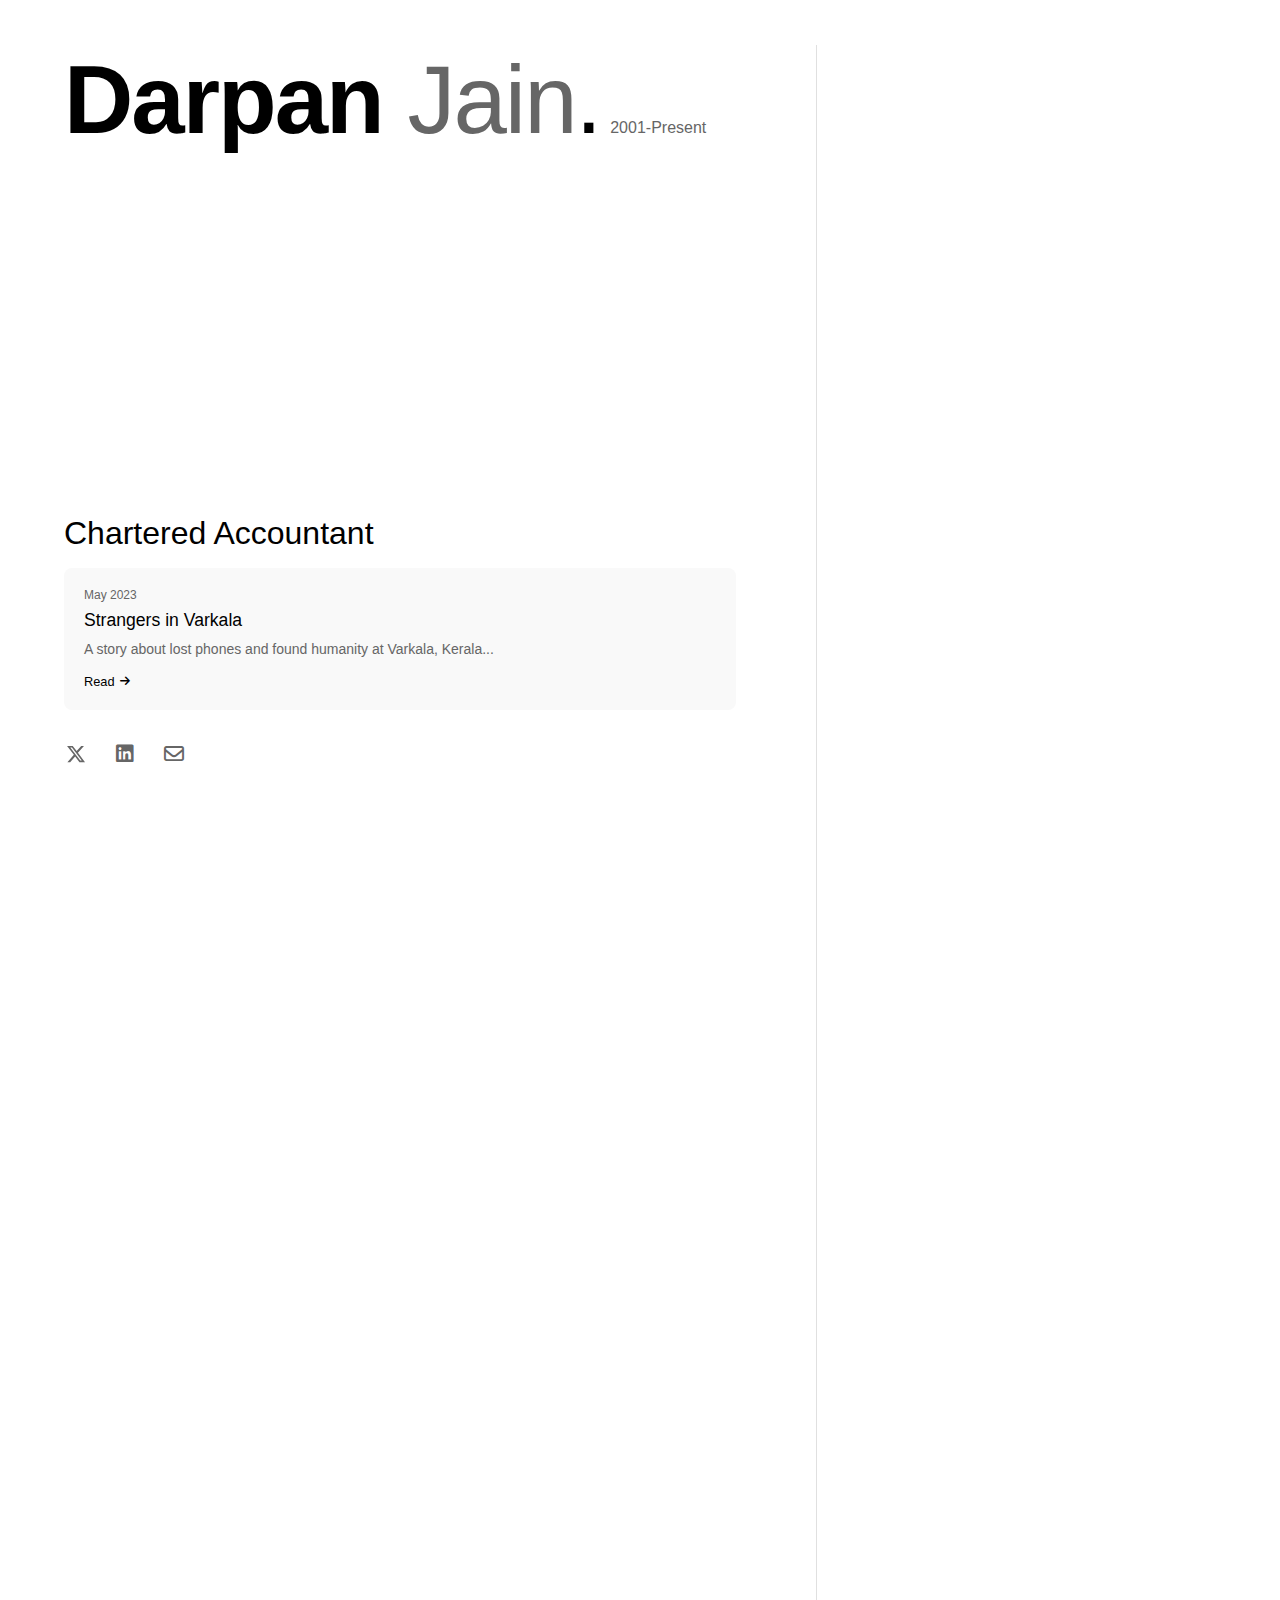
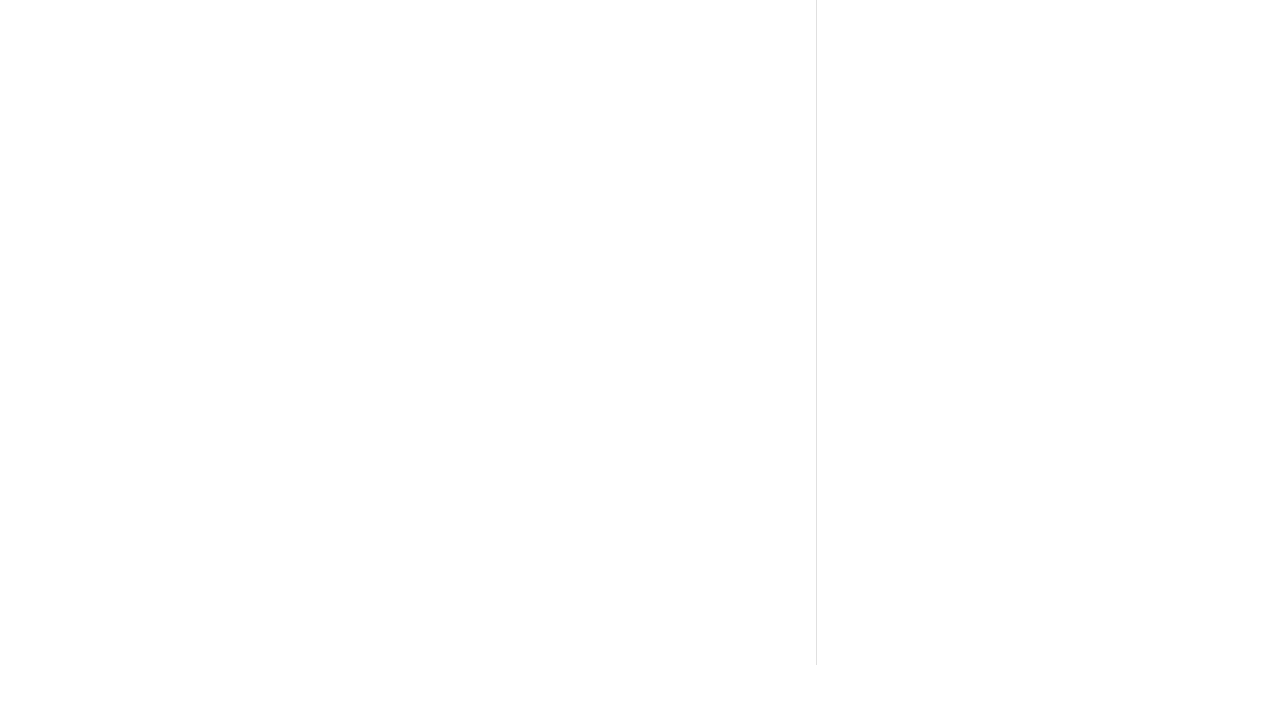
<file: index.html>
<!DOCTYPE html>
<html lang="en">
<head>
    <meta charset="UTF-8">
    <meta name="viewport" content="width=device-width, initial-scale=1.0">
    <title>CA Darpan Jain | A Journey</title>
    <link rel="icon" type="image/jpeg" href="assets/favicon.jpeg">
    <!-- Google Analytics -->
    <script async src="https://www.googletagmanager.com/gtag/js?id=G-494SJ4J95D"></script>
    <script>
        window.dataLayer = window.dataLayer || [];
        function gtag(){dataLayer.push(arguments);}
        gtag('js', new Date());
        gtag('config', 'G-494SJ4J95D');
    </script>
    <link rel="stylesheet" href="https://cdnjs.cloudflare.com/ajax/libs/font-awesome/6.5.1/css/all.min.css">
    <style>
        * {
            margin: 0;
            padding: 0;
            box-sizing: border-box;
        }

        body {
            font-family: -apple-system, BlinkMacSystemFont, 'Segoe UI', Roboto, Oxygen, Ubuntu, Cantarell, 'Open Sans', 'Helvetica Neue', sans-serif;
            padding: 5vh 5vw;
            background-color: white;
            color: #000;
            min-height: 100vh;
            display: grid;
            grid-template-columns: 1fr 400px;
            gap: 60px;
            overflow-x: hidden;
        }

        .main-content {
            padding-right: 20px;
        }

        .header {
            margin-bottom: 40vh;
        }

        .title-container {
            display: flex;
            align-items: baseline;
            gap: 10px;
        }

        .portfolio-title {
            font-size: 6rem;
            font-weight: 400;
            letter-spacing: -2px;
        }

        .name-bold {
            font-weight: 600;
        }

        .name-light {
            font-weight: 100;
            color: #666;
        }

        .year {
            font-size: 1rem;
            color: #666;
            font-weight: 400;
        }

        .info {
            margin-top: auto;
        }

        .name {
            font-size: 2rem;
            font-weight: 400;
            margin-bottom: 0.5rem;
        }

        .role {
            font-size: 1.5rem;
            color: #666;
            font-weight: 400;
            margin-bottom: 1.5rem;
        }

        .social-links {
            display: flex;
            gap: 25px;
        }

        .social-links a, .gmail-tooltip {
            color: #666;
            text-decoration: none;
            font-size: 1.25rem;
            transition: color 0.3s ease;
            width: 24px;
            height: 24px;
            display: flex;
            align-items: center;
            justify-content: center;
        }

        .social-links a:hover, .gmail-tooltip:hover {
            color: #000;
        }

        .x-logo {
            width: 20px;
            height: 20px;
            fill: currentColor;
        }

        .gmail-tooltip {
            position: relative;
            cursor: pointer;
        }

        .gmail-tooltip .tooltip-text {
            visibility: hidden;
            background-color: #333;
            color: white;
            text-align: center;
            padding: 5px 10px;
            border-radius: 6px;
            position: absolute;
            z-index: 1;
            bottom: 125%;
            left: 50%;
            transform: translateX(-50%);
            font-size: 0.875rem;
            white-space: nowrap;
            opacity: 0;
            transition: opacity 0.3s;
        }

        .gmail-tooltip:hover .tooltip-text {
            visibility: visible;
            opacity: 1;
        }

        /* Timeline Styles */
        .timeline {
            position: relative;
            padding: 40px 0;
            margin-right: 20px;
            height: 100%;
            overflow: visible;
        }

        .timeline::before {
            content: '';
            position: absolute;
            left: 0;
            top: 0;
            height: 100%;
            width: 1px;
            background: #e0e0e0;
        }

        .timeline-item {
            position: relative;
            padding-left: 30px;
            margin-bottom: 50px;
            opacity: 0;
            transform: translateY(20px);
            animation: fadeInUp 0.6s ease forwards;
        }

        .timeline-item::before {
            content: '';
            position: absolute;
            left: -4px;
            top: 0;
            width: 9px;
            height: 9px;
            border-radius: 50%;
            background: #666;
            transition: all 0.3s ease;
        }

        .timeline-item:hover::before {
            background: #000;
            transform: scale(1.2);
        }

        .timeline-date {
            font-size: 0.875rem;
            color: #666;
            margin-bottom: 0.5rem;
            font-weight: 500;
        }

        .timeline-title {
            font-size: 1.125rem;
            color: #000;
            margin-bottom: 0.25rem;
            font-weight: 500;
        }

        .timeline-description {
            font-size: 0.875rem;
            color: #666;
            line-height: 1.6;
            max-width: 340px;
            text-align: justify;
        }

        .timeline-highlight {
            color: #000;
            font-weight: 500;
        }

        .bullet-points {
            list-style-type: disc;
            padding-left: 1.2rem;
            margin-top: 0.5rem;
            font-size: 0.875rem;
            color: #666;
            line-height: 1.6;
        }

        @keyframes fadeInUp {
            to {
                opacity: 1;
                transform: translateY(0);
            }
        }

        @media (max-width: 1024px) {
            body {
                grid-template-columns: 1fr;
                padding: 5vh 8vw;
            }
            
            .timeline {
                margin-top: 60px;
                margin-right: 0;
                padding-bottom: 80px;
            }

            .main-content {
                padding-right: 0;
            }
        }

        @media (max-width: 768px) {
            .portfolio-title {
                font-size: 4rem;
            }
            
            .name {
                font-size: 1.5rem;
            }
            
            .role {
                font-size: 1.2rem;
            }
        }

        .blog-section {
            margin-bottom: 2rem;
        }
        
        .blog-heading {
            font-size: 1.2rem;
            font-weight: 500;
            margin-bottom: 1rem;
            color: #000;
        }
        
        .blog-card {
            border-radius: 8px;
            background: #f9f9f9;
            overflow: hidden;
            transition: transform 0.3s ease, box-shadow 0.3s ease;
            margin-bottom: 1.5rem;
        }
        
        .blog-card:hover {
            transform: translateY(-3px);
            box-shadow: 0 6px 12px rgba(0,0,0,0.05);
        }
        
        .blog-link {
            display: block;
            padding: 20px;
            color: inherit;
            text-decoration: none;
        }
        
        .blog-date {
            font-size: 0.75rem;
            color: #666;
            display: block;
            margin-bottom: 8px;
        }
        
        .blog-title {
            font-size: 1.1rem;
            font-weight: 500;
            margin-bottom: 8px;
            color: #000;
        }
        
        .blog-excerpt {
            font-size: 0.875rem;
            color: #666;
            margin-bottom: 12px;
            line-height: 1.5;
        }
        
        .read-more {
            font-size: 0.8rem;
            color: #000;
            font-weight: 500;
            display: inline-flex;
            align-items: center;
            gap: 5px;
        }
        
        .read-more i {
            font-size: 0.7rem;
            transition: transform 0.2s ease;
        }
        
        .blog-link:hover .read-more i {
            transform: translateX(3px);
        }
    </style>
</head>
<body>
    <div class="main-content">
        <div class="header">
            <div class="title-container">
                <h1 class="portfolio-title"><span class="name-bold">Darpan</span><span class="name-light"> Jain</span>.</h1>
                <span class="year">2001-Present</span>
            </div>
        </div>

        <div class="info">
            <h2 class="name">Chartered Accountant</h2>
            
            <div class="blog-section">
                <h3 class="blog-heading"></h3>
                <div class="blog-card">
                    <a href="strangers-in-varkala.html" class="blog-link">
                        <span class="blog-date">May 2023</span>
                        <h4 class="blog-title">Strangers in Varkala</h4>
                        <p class="blog-excerpt">A story about lost phones and found humanity at Varkala, Kerala...</p>
                        <span class="read-more">Read <i class="fa-solid fa-arrow-right"></i></span>
                    </a>
                </div>
            </div>
            
            <div class="social-links">
                <a href="https://X.com/CAwhoCodes" target="_blank" title="X (formerly Twitter)">
                    <svg class="x-logo" viewBox="0 0 24 24" aria-hidden="true">
                        <path d="M18.244 2.25h3.308l-7.227 8.26 8.502 11.24H16.17l-5.214-6.817L4.99 21.75H1.68l7.73-8.835L1.254 2.25H8.08l4.713 6.231zm-1.161 17.52h1.833L7.084 4.126H5.117z"></path>
                    </svg>
                </a>
                <a href="https://www.linkedin.com/in/cadarpanjain/" target="_blank" title="LinkedIn">
                    <i class="fa-brands fa-linkedin"></i>
                </a>
                <a href="mailto:acadarpanjain@gmail.com" class="gmail-tooltip" title="Send me an email">
                    <i class="fa-regular fa-envelope"></i>
                    <span class="tooltip-text">acadarpanjain@gmail.com</span>
                </a>
            </div>
        </div>
    </div>

    <div class="timeline">
        <div class="timeline-item" style="animation-delay: 0.1s;">
            <div class="timeline-date">2001</div>
            <h3 class="timeline-title">Hello World!</h3>
            <p class="timeline-description">Born in Pune, just a kid armed with endless stash of chocolates. Most of my early years were spent mastering the fine art of causing chaos—especially during nap time.</p>
        </div>

        <div class="timeline-item" style="animation-delay: 0.2s;">
            <div class="timeline-date">2003</div>
            <h3 class="timeline-title">First Day of School</h3>
            <p class="timeline-description">School was fun, mostly because of <span class="timeline-highlight">cricket</span> during breaks and the joy of finishing tiffin before class started. I wasn't exactly the top scorer in class, but on the cricket field, I ruled (or at least I thought I did).</p>
        </div>

        <div class="timeline-item" style="animation-delay: 0.3s;">
            <div class="timeline-date">2017</div>
            <h3 class="timeline-title">Passed 10th Grade</h3>
            <p class="timeline-description">10th-grade board exams felt like the biggest challenge ever... until I realized life had bigger tests coming. Celebrated by escaping to <span class="timeline-highlight">Manali, Himachal Pradesh</span>.</p>
        </div>

        <div class="timeline-item" style="animation-delay: 0.4s;">
            <div class="timeline-date">2019</div>
            <h3 class="timeline-title">The Year I Grew Up (Kind Of)</h3>
            <p class="timeline-description">Passed 12th grade and entered the world of CA preparation—a land where weekends don't exist, and the dining table quietly turned into my study headquarters. <span class="timeline-highlight">Cleared CA Foundation (first attempt)</span> and felt invincible for a week. Also learned <span class="timeline-highlight">Muay Thai</span> because why not? Wanted to kick like Bruce Lee... ended up with sore legs instead.</p>
        </div>

        <div class="timeline-item" style="animation-delay: 0.5s;">
            <div class="timeline-date">2020</div>
            <h3 class="timeline-title">CA Intermediate & 7 Exemptions</h3>
            <p class="timeline-description"><span class="timeline-highlight">Cleared CA Intermediate (first attempt)</span> and thought, "Wow, maybe I'm actually good at this?" 7 exemptions were proof that hard work and some exam-day luck can do wonders.</p>
        </div>

        <div class="timeline-item" style="animation-delay: 0.6s;">
            <div class="timeline-date">2021</div>
            <h3 class="timeline-title">First Real Job (Welcome to Reality)</h3>
            <p class="timeline-description">Started the year scaling Chandrashila Summit—every step felt rewarding. Later, joined <span class="timeline-highlight">Khandelwal Jain & Associates</span>, a 50-year-old reputed CA firm, as an intern. Got assigned to audit a real estate giant, where I learned two crucial lessons:</p>
            <ul class="bullet-points">
                <li>Excel can be your best friend or your worst nightmare</li>
                <li>Audits are basically treasure hunts (except the treasure is accounting mistakes)</li>
            </ul>
        </div>

        <div class="timeline-item" style="animation-delay: 0.7s;">
            <div class="timeline-date">2022</div>
            <h3 class="timeline-title">Surfing & CFA</h3>
            <p class="timeline-description"><span class="timeline-highlight">Cracked CFA Level 1</span>, landing in the top 10 percentile globally—felt that I unlocked a new level in life. Took a 3-day <span class="timeline-highlight">ocean surfing</span> course at Mulki, Karnataka. Learned that falling into water repeatedly is surprisingly fun. Surfing taught me patience and how to laugh at myself—a skill I badly needed. <span class="timeline-highlight">Graduated</span> as a Bachelor in Commerce from Pune University.</p>
        </div>

        <div class="timeline-item" style="animation-delay: 0.8s;">
            <div class="timeline-date">2024</div>
            <h3 class="timeline-title">The Year of Big Moves</h3>
            <p class="timeline-description">Finished my 3-year articleship and <span class="timeline-highlight">cleared CA Final (first attempt, 7 exemptions)</span>. Joined <span class="timeline-highlight">Deloitte</span> in April 2024 as an Assistant Manager. The corporate world was fast-paced and intense, but something inside me wanted more than PowerPoint decks and review notes.</p>
        </div>

        <div class="timeline-item" style="animation-delay: 0.9s;">
            <div class="timeline-date">September 2024</div>
            <h3 class="timeline-title">Hit the Reset Button</h3>
            <p class="timeline-description">Left Deloitte—to reset, rebuild and rethink. Learned to <span class="timeline-highlight">code</span>, built websites for myself, <a href="https://advsanjayjain.in" target="_blank" style="color: inherit; text-decoration: underline;">Dad's law practice</a> and few small projects. Building things from scratch felt far more exciting than reviewing balance sheets.</p>
        </div>

        <div class="timeline-item" style="animation-delay: 1s;">
            <div class="timeline-date">2025</div>
            <h3 class="timeline-title">What's Next?</h3>
            <p class="timeline-description">Studying for <span class="timeline-highlight">CFA Level 2</span>, but leaving room for surprises. Plans? Still evolving. Figuring it out is part of the adventure.</p>
        </div>
    </div>
</body>
</html>
</file>
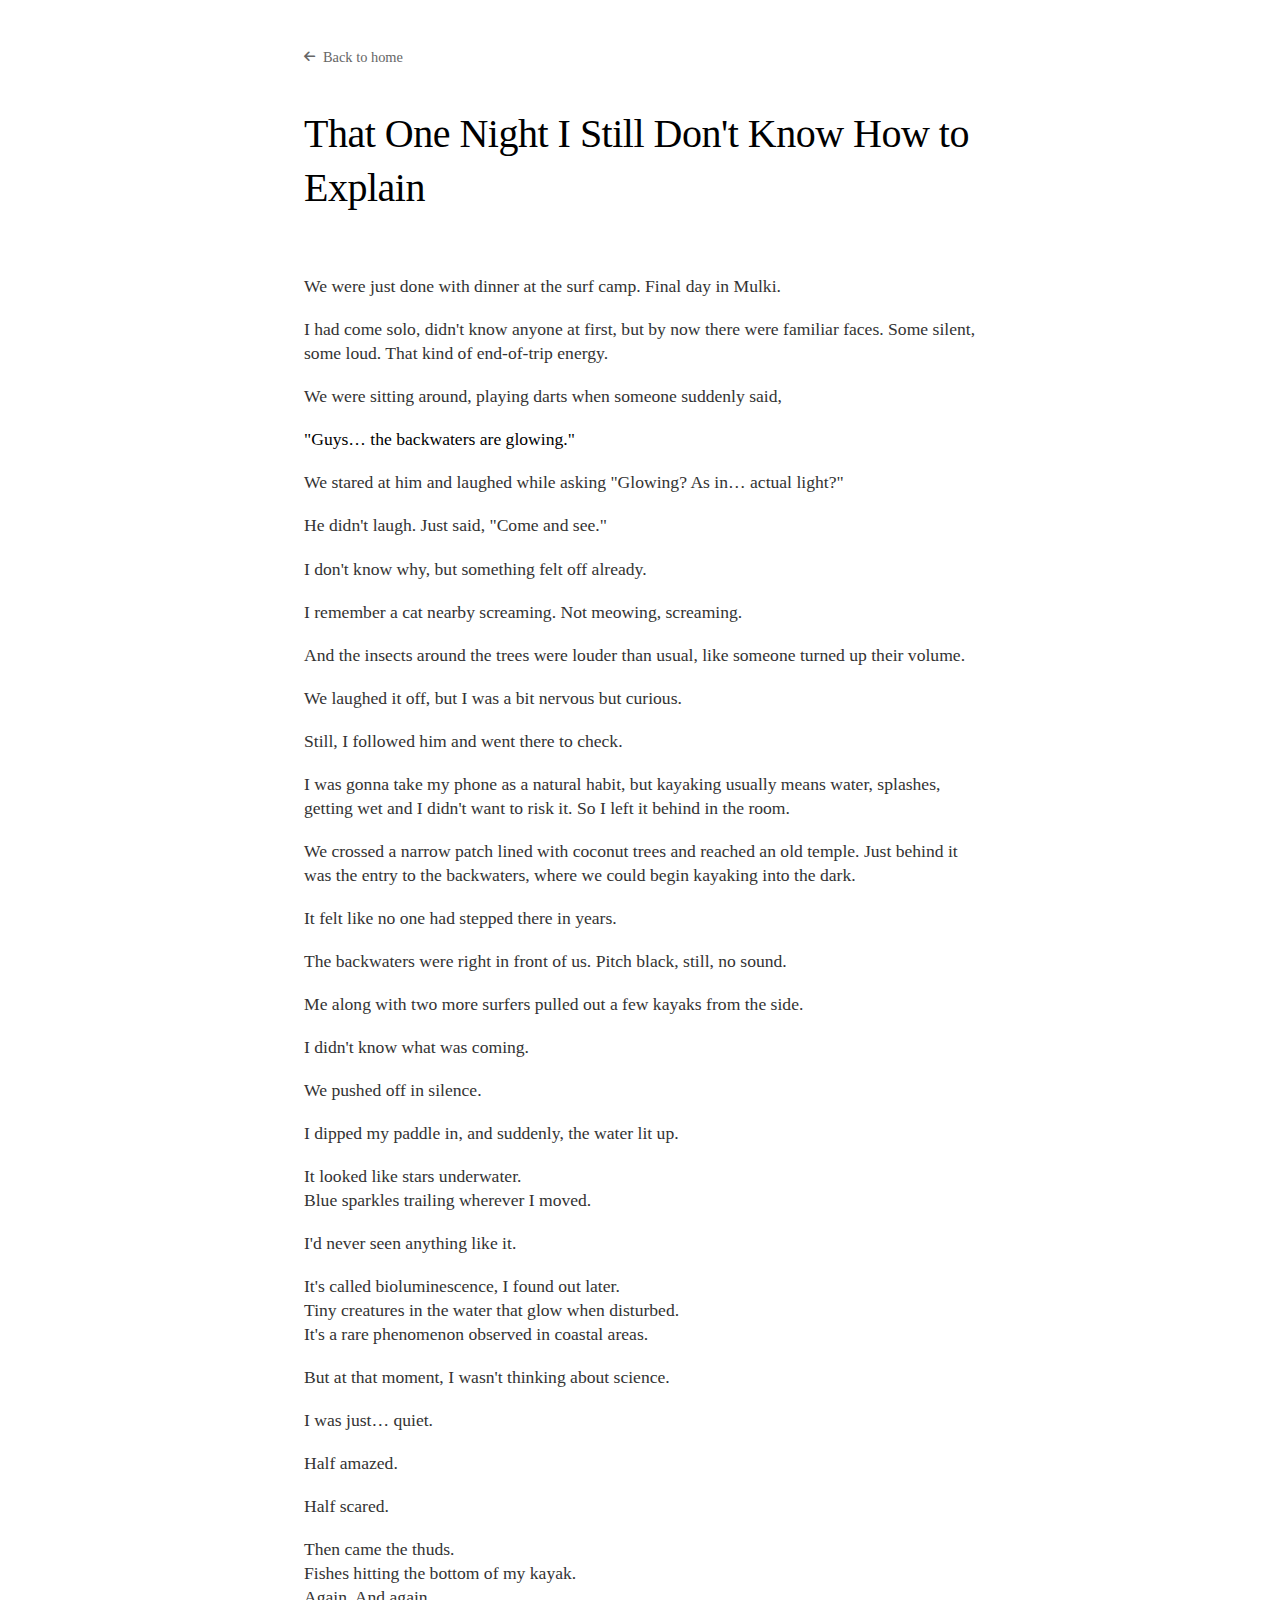
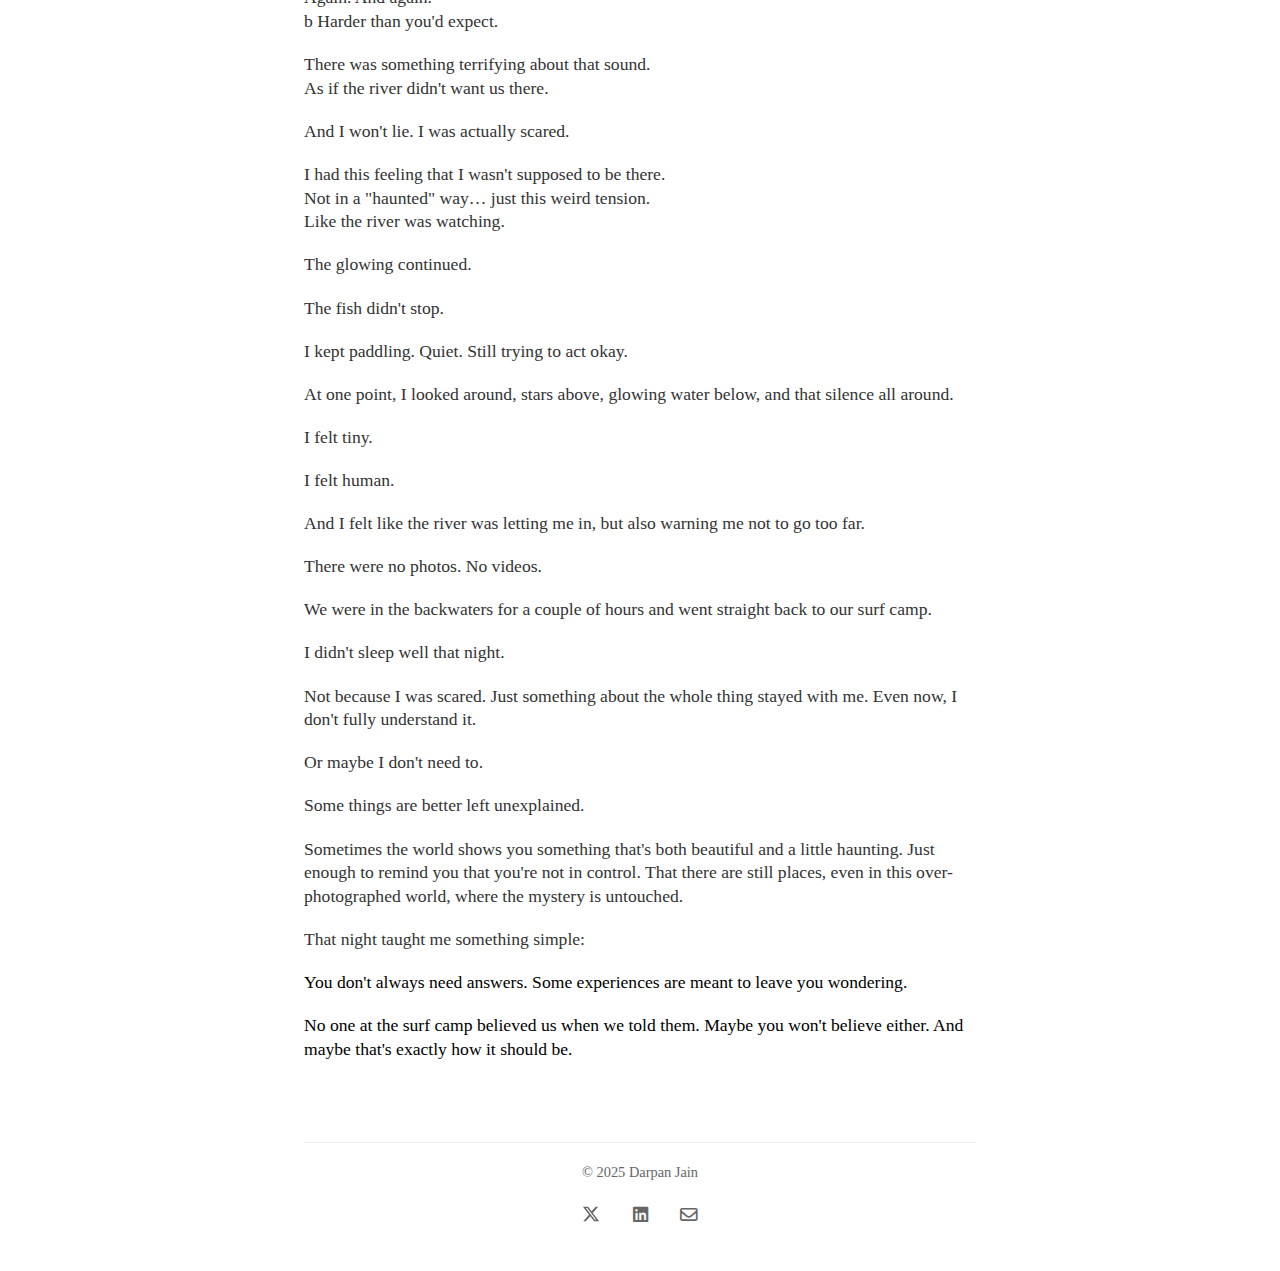
<file: bioluminescence.html>
<!DOCTYPE html>
<html lang="en">
<head>
    <meta charset="UTF-8">
    <meta name="viewport" content="width=device-width, initial-scale=1.0">
    <title>That One Night I Still Don't Know How to Explain | Darpan Jain</title>
    <link rel="icon" type="image/jpeg" href="assets/favicon.jpeg">
    <!-- Google Analytics -->
    <script async src="https://www.googletagmanager.com/gtag/js?id=G-494SJ4J95D"></script>
    <script>
        window.dataLayer = window.dataLayer || [];
        function gtag(){dataLayer.push(arguments);}
        gtag('js', new Date());
        gtag('config', 'G-494SJ4J95D');
    </script>
    <link rel="stylesheet" href="https://cdnjs.cloudflare.com/ajax/libs/font-awesome/6.5.1/css/all.min.css">
    <link href="https://fonts.googleapis.com/css2?family=Space+Grotesk:wght@400;500;700&display=swap" rel="stylesheet">
    <style>
        * {
            margin: 0;
            padding: 0;
            box-sizing: border-box;
        }

        body {
            font-family: Georgia, 'Times New Roman', Times, serif;
            padding: 5vh 5vw;
            background-color: white;
            color: #000;
            min-height: 100vh;
            max-width: 800px;
            margin: 0 auto;
            line-height: 1.35;
        }

        .back-link {
            display: inline-flex;
            align-items: center;
            color: #666;
            text-decoration: none;
            margin-bottom: 40px;
            font-size: 0.9rem;
            transition: color 0.3s ease;
        }

        .back-link:hover {
            color: #000;
        }

        .back-link i {
            margin-right: 8px;
            font-size: 0.8rem;
        }

        .blog-header {
            margin-bottom: 60px;
        }

        .blog-title {
            font-size: 2.5rem;
            font-weight: 500;
            letter-spacing: -0.5px;
            margin-bottom: 20px;
        }

        .blog-content {
            font-size: 1.1rem;
            color: #333;
            line-height: 1.35;
        }

        .blog-content p {
            margin-bottom: 1.1em;
        }

        .blog-content p:last-child {
            margin-bottom: 80px;
        }

        .highlight {
            font-weight: 500;
            color: #000;
        }

        .footer {
            margin-top: 80px;
            padding-top: 20px;
            border-top: 1px solid #eee;
            text-align: center;
            font-size: 0.9rem;
            color: #666;
        }

        .social-links {
            display: flex;
            justify-content: center;
            gap: 25px;
            margin-top: 20px;
        }

        .social-links a {
            color: #666;
            text-decoration: none;
            font-size: 1.1rem;
            transition: color 0.3s ease;
            width: 24px;
            height: 24px;
            display: flex;
            align-items: center;
            justify-content: center;
        }

        .social-links a:hover {
            color: #000;
        }

        .x-logo {
            width: 18px;
            height: 18px;
            fill: currentColor;
        }

        @media (max-width: 768px) {
            .blog-title {
                font-size: 2rem;
            }
            
            .blog-content {
                font-size: 1rem;
            }
        }
    </style>
</head>
<body>
    <a href="index.html" class="back-link">
        <i class="fa-solid fa-arrow-left"></i> Back to home
    </a>

    <div class="blog-header">
        <h1 class="blog-title">That One Night I Still Don't Know How to Explain</h1>
    </div>

    <div class="blog-content">

        <p>
            We were just done with dinner at the surf camp. Final day in Mulki.
        </p>

        <p>
            I had come solo, didn't know anyone at first, but by now there were familiar faces. Some silent, some loud. That kind of end-of-trip energy.
        </p>

        <p>
            We were sitting around, playing darts when someone suddenly said,
        </p>

        <p>
            <span class="highlight">"Guys… the backwaters are glowing."</span>
        </p>

        <p>
            We stared at him and laughed while asking "Glowing? As in… actual light?"
        </p>

        <p>
            He didn't laugh. Just said, "Come and see."
        </p>

        <p>
            I don't know why, but something felt off already.
        </p>

        <p>
            I remember a cat nearby screaming. Not meowing, screaming.
        </p>

        <p>
            And the insects around the trees were louder than usual, like someone turned up their volume.
        </p>

        <p>
            We laughed it off, but I was a bit nervous but curious.
        </p>

        <p>
            Still, I followed him and went there to check.
        </p>

        <p>
            I was gonna take my phone as a natural habit, but kayaking usually means water, splashes, getting wet and I didn't want to risk it. So I left it behind in the room.
        </p>

        <p>
            We crossed a narrow patch lined with coconut trees and reached an old temple. Just behind it was the entry to the backwaters, where we could begin kayaking into the dark.
        </p>

        <p>
            It felt like no one had stepped there in years.
        </p>

        <p>
            The backwaters were right in front of us. Pitch black, still, no sound.
        </p>

        <p>
            Me along with two more surfers pulled out a few kayaks from the side.
        </p>

        <p>
            I didn't know what was coming.
        </p>

        <p>
            We pushed off in silence.
        </p>

        <p>
            I dipped my paddle in, and suddenly, the water lit up.
        </p>

        <p>
            It looked like stars underwater.<br>
            Blue sparkles trailing wherever I moved.
        </p>

        <p>
            I'd never seen anything like it.
        </p>

        <p>
            It's called bioluminescence, I found out later.<br>Tiny creatures in the water that glow when disturbed.<br>It's a rare phenomenon observed in coastal areas.
        </p>

        <p>
            But at that moment, I wasn't thinking about science.
        </p>

        <p>
            I was just… quiet.
        </p>

        <p>
            Half amazed.
        </p>

        <p>
            Half scared.
        </p>

        <p>
            Then came the thuds.<br>Fishes hitting the bottom of my kayak.<br>Again. And again.<br>b Harder than you'd expect.
        </p>

        <p>
            There was something terrifying about that sound.<br>As if the river didn't want us there.
        </p>

        <p>
            And I won't lie. I was actually scared.
        </p>

        <p>
            I had this feeling that I wasn't supposed to be there.<br>Not in a "haunted" way… just this weird tension.<br>Like the river was watching.
        </p>

        <p>
            The glowing continued.
        </p>

        <p>
            The fish didn't stop.
        </p>

        <p>
            I kept paddling. Quiet. Still trying to act okay.
        </p>

        <p>
            At one point, I looked around, stars above, glowing water below, and that silence all around.
        </p>

        <p>
            I felt tiny.
        </p>

        <p>
            I felt human.
        </p>

        <p>
            And I felt like the river was letting me in, but also warning me not to go too far.
        </p>

        <p>
            There were no photos. No videos.
        </p>

        <p>
            We were in the backwaters for a couple of hours and went straight back to our surf camp.
        </p>

        <p>
            I didn't sleep well that night.
        </p>

        <p>
            Not because I was scared. Just something about the whole thing stayed with me. Even now, I don't fully understand it.
        </p>

        <p>
            Or maybe I don't need to.
        </p>

        <p>
            Some things are better left unexplained.
        </p>

        <p>
            Sometimes the world shows you something that's both beautiful and a little haunting. Just enough to remind you that you're not in control. That there are still places, even in this over-photographed world, where the mystery is untouched.
        </p>

        <p>
            That night taught me something simple:
        </p>

        <p>
            <span class="highlight">You don't always need answers. Some experiences are meant to leave you wondering.</span>
        </p>

        <p>
            <span class="highlight">No one at the surf camp believed us when we told them. Maybe you won't believe either. And maybe that's exactly how it should be.</span>
        </p>
    </div>

    <div class="footer">
        © 2025 Darpan Jain
        <div class="social-links">
            <a href="https://X.com/CAwhoCodes" target="_blank" title="X (formerly Twitter)">
                <svg class="x-logo" viewBox="0 0 24 24" aria-hidden="true">
                    <path d="M18.244 2.25h3.308l-7.227 8.26 8.502 11.24H16.17l-5.214-6.817L4.99 21.75H1.68l7.73-8.835L1.254 2.25H8.08l4.713 6.231zm-1.161 17.52h1.833L7.084 4.126H5.117z"></path>
                </svg>
            </a>
            <a href="https://www.linkedin.com/in/cadarpanjain/" target="_blank" title="LinkedIn">
                <i class="fa-brands fa-linkedin"></i>
            </a>
            <a href="mailto:acadarpanjain@gmail.com" title="Send me an email">
                <i class="fa-regular fa-envelope"></i>
            </a>
        </div>
    </div>
</body>
</html>
</file>
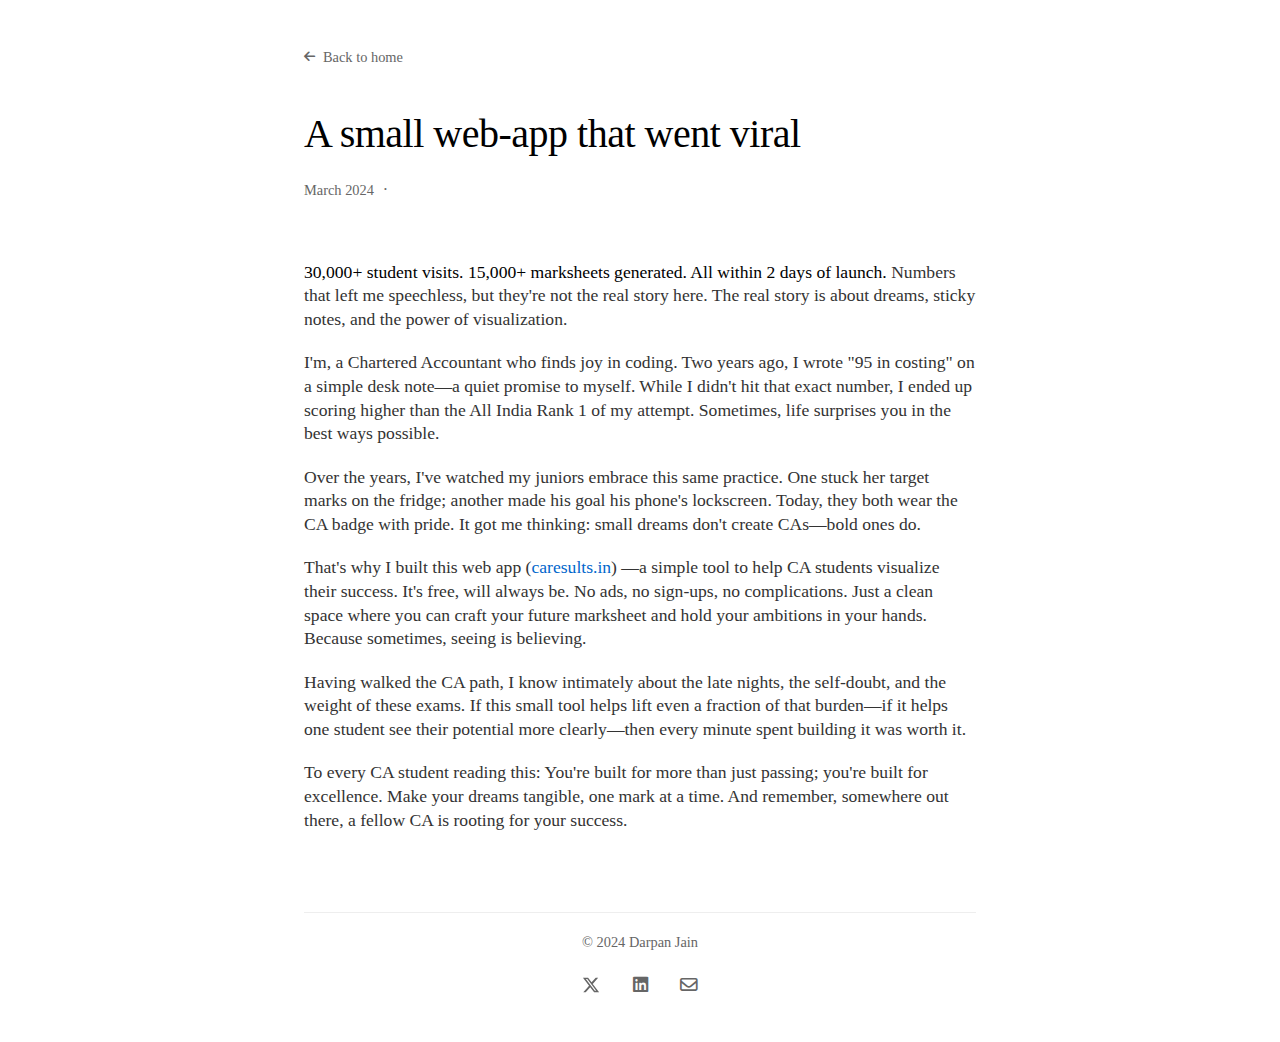
<file: ca-marksheet-story.html>
<!DOCTYPE html>
<html lang="en">
<head>
    <meta charset="UTF-8">
    <meta name="viewport" content="width=device-width, initial-scale=1.0">
    <title>The CA Marksheet Story | Darpan Jain</title>
    <link rel="icon" type="image/jpeg" href="assets/favicon.jpeg">
    <!-- Google Analytics -->
    <script async src="https://www.googletagmanager.com/gtag/js?id=G-494SJ4J95D"></script>
    <script>
        window.dataLayer = window.dataLayer || [];
        function gtag(){dataLayer.push(arguments);}
        gtag('js', new Date());
        gtag('config', 'G-494SJ4J95D');
    </script>
    <link rel="stylesheet" href="https://cdnjs.cloudflare.com/ajax/libs/font-awesome/6.5.1/css/all.min.css">
    <style>
        * {
            margin: 0;
            padding: 0;
            box-sizing: border-box;
        }

        body {
            font-family: Georgia, 'Times New Roman', Times, serif;
            padding: 5vh 5vw;
            background-color: white;
            color: #000;
            min-height: 100vh;
            max-width: 800px;
            margin: 0 auto;
            line-height: 1.35;
        }

        .back-link {
            display: inline-flex;
            align-items: center;
            color: #666;
            text-decoration: none;
            margin-bottom: 40px;
            font-size: 0.9rem;
            transition: color 0.3s ease;
        }

        .back-link:hover {
            color: #000;
        }

        .back-link i {
            margin-right: 8px;
            font-size: 0.8rem;
        }

        .blog-header {
            margin-bottom: 60px;
        }

        .blog-title {
            font-size: 2.5rem;
            font-weight: 500;
            letter-spacing: -0.5px;
            margin-bottom: 20px;
        }

        .blog-meta {
            font-size: 0.9rem;
            color: #666;
            display: flex;
            align-items: center;
            margin-bottom: 10px;
        }

        .blog-meta .dot {
            margin: 0 10px;
            font-size: 0.5rem;
            vertical-align: middle;
        }

        .blog-content {
            font-size: 1.1rem;
            color: #333;
            line-height: 1.35;
        }

        .blog-content p {
            margin-bottom: 1.1em;
        }

        .blog-content p:last-child {
            margin-bottom: 80px;
        }

        .highlight {
            font-weight: 500;
            color: #000;
        }

        .footer {
            margin-top: 80px;
            padding-top: 20px;
            border-top: 1px solid #eee;
            text-align: center;
            font-size: 0.9rem;
            color: #666;
        }

        .social-links {
            display: flex;
            justify-content: center;
            gap: 25px;
            margin-top: 20px;
        }

        .social-links a {
            color: #666;
            text-decoration: none;
            font-size: 1.1rem;
            transition: color 0.3s ease;
            width: 24px;
            height: 24px;
            display: flex;
            align-items: center;
            justify-content: center;
        }

        .social-links a:hover {
            color: #000;
        }

        .x-logo {
            width: 18px;
            height: 18px;
            fill: currentColor;
        }

        @media (max-width: 768px) {
            .blog-title {
                font-size: 2rem;
            }
            
            .blog-content {
                font-size: 1rem;
            }
        }
    </style>
</head>
<body>
    <a href="index.html" class="back-link">
        <i class="fa-solid fa-arrow-left"></i> Back to home
    </a>

    <div class="blog-header">
        <h1 class="blog-title">A small web-app that went viral</h1>
        <div class="blog-meta">
            <span>March 2024</span>
            <span class="dot">•</span>
        </div>
    </div>

    <div class="blog-content">
        <p>
            <span class="highlight">30,000+ student visits. 15,000+ marksheets generated. All within 2 days of launch.</span> Numbers that left me speechless, but they're not the real story here. The real story is about dreams, sticky notes, and the power of visualization.
        </p>
        
        <p>
            I'm, a Chartered Accountant who finds joy in coding. Two years ago, I wrote "95 in costing" on a simple desk note—a quiet promise to myself. While I didn't hit that exact number, I ended up scoring higher than the All India Rank 1 of my attempt. Sometimes, life surprises you in the best ways possible.
        </p>

        <p>
            Over the years, I've watched my juniors embrace this same practice. One stuck her target marks on the fridge; another made his goal his phone's lockscreen. Today, they both wear the CA badge with pride. It got me thinking: small dreams don't create CAs—bold ones do.
        </p>

        <p>
            That's why I built this web app (<a href="https://caresults.in" style="color: #0066cc; text-decoration: none;">caresults.in</a>) —a simple tool to help CA students visualize their success. It's free, will always be. No ads, no sign-ups, no complications. Just a clean space where you can craft your future marksheet and hold your ambitions in your hands. Because sometimes, seeing is believing.
        </p>

        <p>
            Having walked the CA path, I know intimately about the late nights, the self-doubt, and the weight of these exams. If this small tool helps lift even a fraction of that burden—if it helps one student see their potential more clearly—then every minute spent building it was worth it.
        </p>

        <p>
            To every CA student reading this: You're built for more than just passing; you're built for excellence. Make your dreams tangible, one mark at a time. And remember, somewhere out there, a fellow CA is rooting for your success.
        </p>
    </div>

    <div class="footer">
        © 2024 Darpan Jain
        <div class="social-links">
            <a href="https://X.com/CAwhoCodes" target="_blank" title="X (formerly Twitter)">
                <svg class="x-logo" viewBox="0 0 24 24" aria-hidden="true">
                    <path d="M18.244 2.25h3.308l-7.227 8.26 8.502 11.24H16.17l-5.214-6.817L4.99 21.75H1.68l7.73-8.835L1.254 2.25H8.08l4.713 6.231zm-1.161 17.52h1.833L7.084 4.126H5.117z"></path>
                </svg>
            </a>
            <a href="https://www.linkedin.com/in/cadarpanjain/" target="_blank" title="LinkedIn">
                <i class="fa-brands fa-linkedin"></i>
            </a>
            <a href="mailto:acadarpanjain@gmail.com" title="Send me an email">
                <i class="fa-regular fa-envelope"></i>
            </a>
        </div>
    </div>
</body>
</html>
</file>
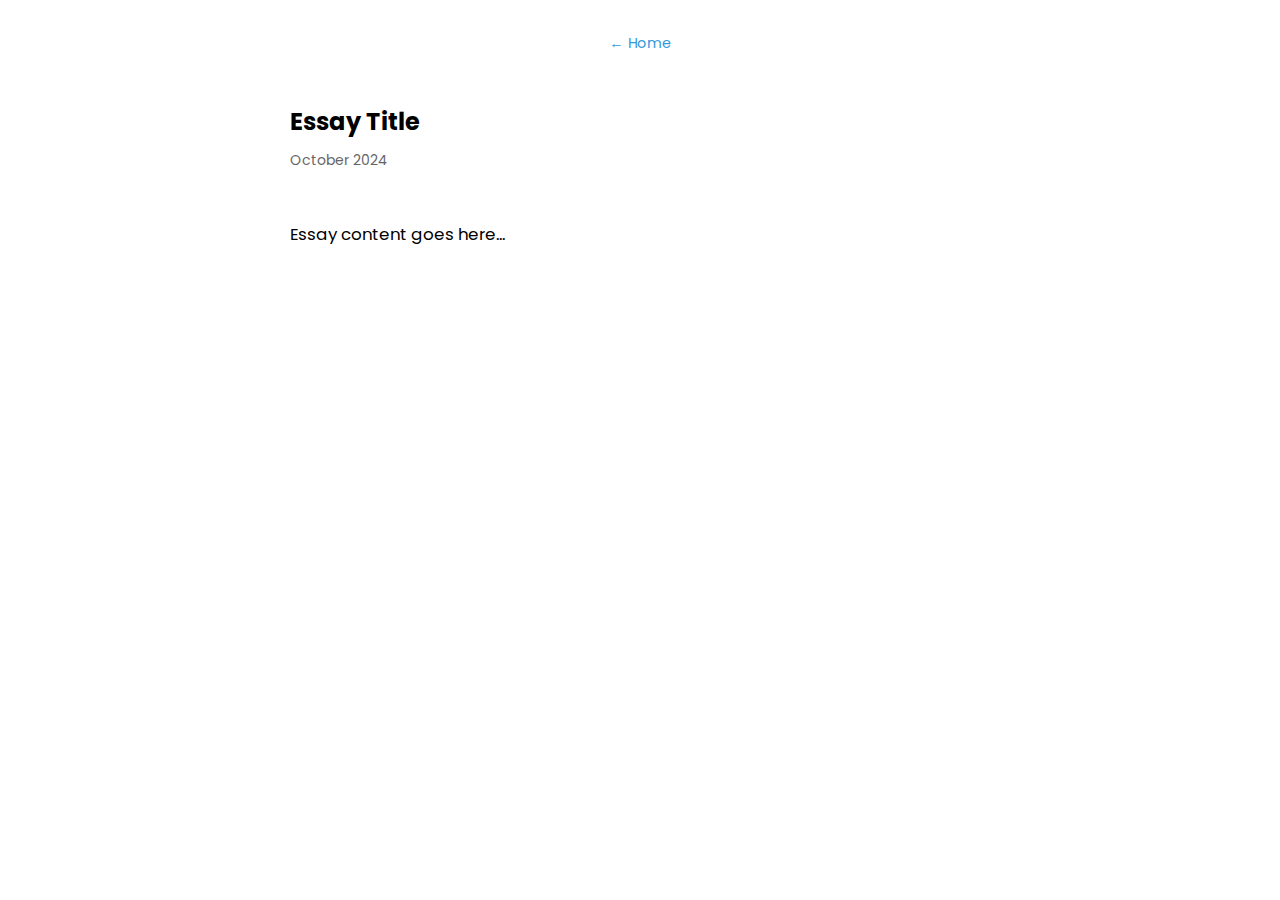
<file: essay-template.html>
<!DOCTYPE html>
<html lang="en">
<head>
    <meta charset="UTF-8">
    <meta name="viewport" content="width=device-width, initial-scale=1.0">
    <title>Essay Title - CA Darpan Jain</title>
    <link rel="stylesheet" href="./essay.css">
    <link rel="preconnect" href="https://fonts.googleapis.com">
    <link rel="preconnect" href="https://fonts.gstatic.com" crossorigin>
    <link href="https://fonts.googleapis.com/css2?family=Poppins:wght@400;500;600&display=swap" rel="stylesheet">
</head>
<body>
    <nav class="essay-nav">
        <a href="index.html">← Home</a>
    </nav>
    
    <main class="essay-container">
        <header class="essay-header">
            <h1>Essay Title</h1>
            <div class="essay-date">October 2024</div>
        </header>
        
        <article class="essay-content">
            <p>Essay content goes here...</p>
        </article>
    </main>
</body>
</html>
</file>
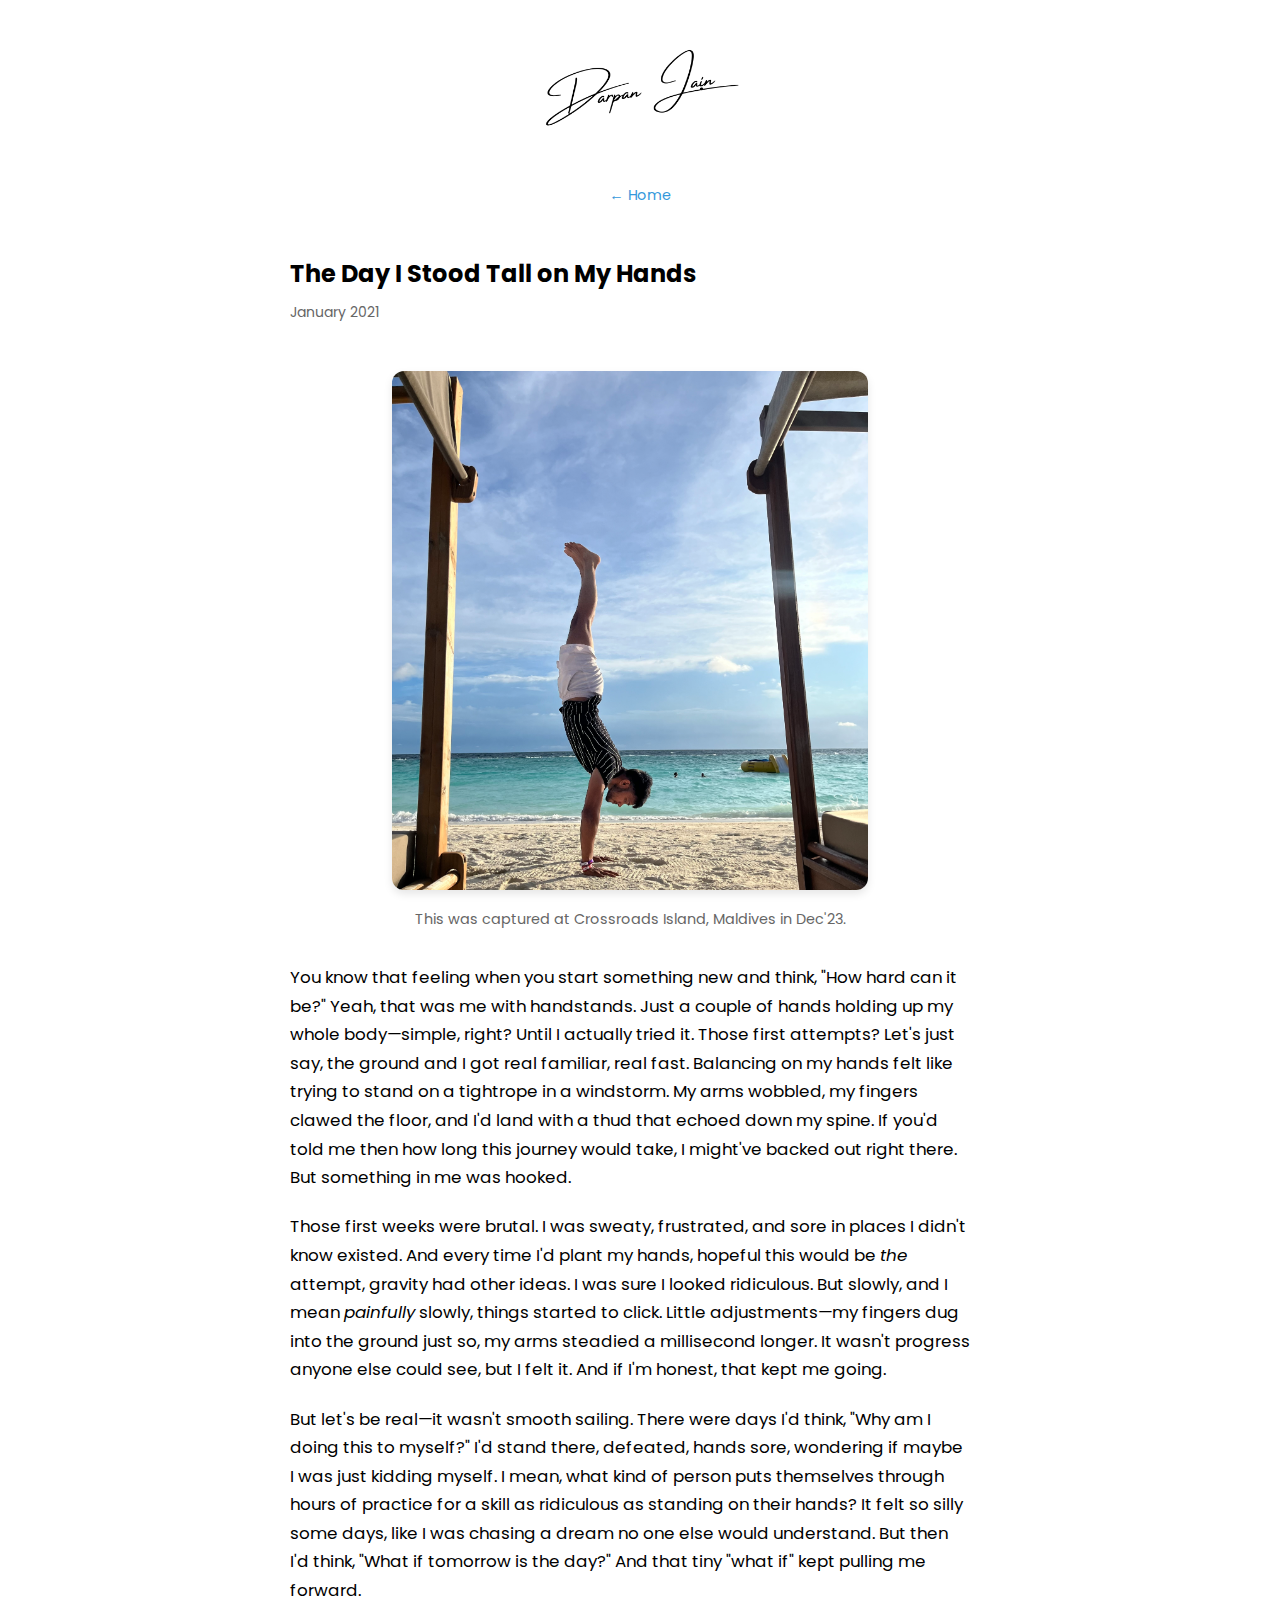
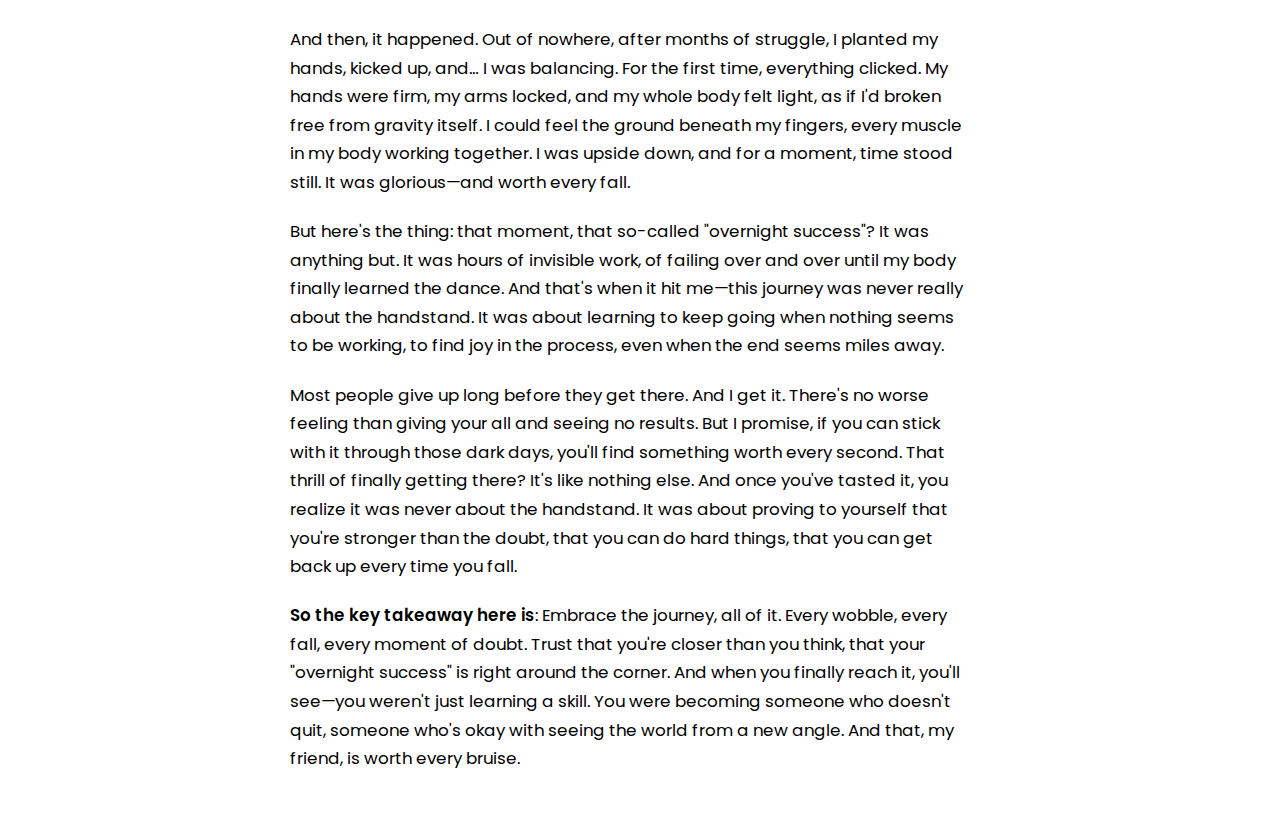
<file: essay1.html>
<!DOCTYPE html>
<html lang="en">
<head>
    <!-- Google tag (gtag.js) -->
    <script async src="https://www.googletagmanager.com/gtag/js?id=G-494SJ4J95D"></script>
    <script>
        window.dataLayer = window.dataLayer || [];
        function gtag(){dataLayer.push(arguments);}
        gtag('js', new Date());
        
        gtag('config', 'G-494SJ4J95D');
    </script>

    <meta charset="UTF-8">
    <meta name="viewport" content="width=device-width, initial-scale=1.0">
    <title>The Day I Stood Tall on My Hands - CA Darpan Jain</title>
    <link rel="stylesheet" href="./essay.css">
    <link href="https://fonts.googleapis.com/css2?family=Poppins:wght@400;500;600&display=swap" rel="stylesheet">
</head>
<body>
    <nav class="essay-nav">
        <div class="nav-container">
            <a href="index.html" class="nav-logo">
                <img src="./assets/logo.png" alt="Logo" class="header-logo large">
            </a>
        </div>
        <a href="index.html" class="back-link">← Home</a>
    </nav>
    
    <main class="essay-container">
        <header class="essay-header">
            <h1>The Day I Stood Tall on My Hands</h1>
            <div class="essay-date">January 2021</div>
        </header>
        
        <article class="essay-content">
            <div class="essay-image">
                <img src="./assets/handstands.jpg" alt="Handstand in Maldives">
                <p class="image-caption">This was captured at Crossroads Island, Maldives in Dec'23.</p>
            </div>
            
            <p>You know that feeling when you start something new and think, "How hard can it be?" Yeah, that was me with handstands. Just a couple of hands holding up my whole body—simple, right? Until I actually tried it. Those first attempts? Let's just say, the ground and I got real familiar, real fast. Balancing on my hands felt like trying to stand on a tightrope in a windstorm. My arms wobbled, my fingers clawed the floor, and I'd land with a thud that echoed down my spine. If you'd told me then how long this journey would take, I might've backed out right there. But something in me was hooked.</p>
            
            <p>Those first weeks were brutal. I was sweaty, frustrated, and sore in places I didn't know existed. And every time I'd plant my hands, hopeful this would be <em>the</em> attempt, gravity had other ideas. I was sure I looked ridiculous. But slowly, and I mean <em>painfully</em> slowly, things started to click. Little adjustments—my fingers dug into the ground just so, my arms steadied a millisecond longer. It wasn't progress anyone else could see, but I felt it. And if I'm honest, that kept me going.</p>
            
            <p>But let's be real—it wasn't smooth sailing. There were days I'd think, "Why am I doing this to myself?" I'd stand there, defeated, hands sore, wondering if maybe I was just kidding myself. I mean, what kind of person puts themselves through hours of practice for a skill as ridiculous as standing on their hands? It felt so silly some days, like I was chasing a dream no one else would understand. But then I'd think, "What if tomorrow is the day?" And that tiny "what if" kept pulling me forward.</p>
            
            <p>And then, it happened. Out of nowhere, after months of struggle, I planted my hands, kicked up, and… I was balancing. For the first time, everything clicked. My hands were firm, my arms locked, and my whole body felt light, as if I'd broken free from gravity itself. I could feel the ground beneath my fingers, every muscle in my body working together. I was upside down, and for a moment, time stood still. It was glorious—and worth every fall.</p>
            
            <p>But here's the thing: that moment, that so-called "overnight success"? It was anything but. It was hours of invisible work, of failing over and over until my body finally learned the dance. And that's when it hit me—this journey was never really about the handstand. It was about learning to keep going when nothing seems to be working, to find joy in the process, even when the end seems miles away.</p>
            
            <p>Most people give up long before they get there. And I get it. There's no worse feeling than giving your all and seeing no results. But I promise, if you can stick with it through those dark days, you'll find something worth every second. That thrill of finally getting there? It's like nothing else. And once you've tasted it, you realize it was never about the handstand. It was about proving to yourself that you're stronger than the doubt, that you can do hard things, that you can get back up every time you fall.</p>
            
            <p><strong>So the key takeaway here is</strong>: Embrace the journey, all of it. Every wobble, every fall, every moment of doubt. Trust that you're closer than you think, that your "overnight success" is right around the corner. And when you finally reach it, you'll see—you weren't just learning a skill. You were becoming someone who doesn't quit, someone who's okay with seeing the world from a new angle. And that, my friend, is worth every bruise.</p>
        </article>
    </main>
</body>
</html>
</file>
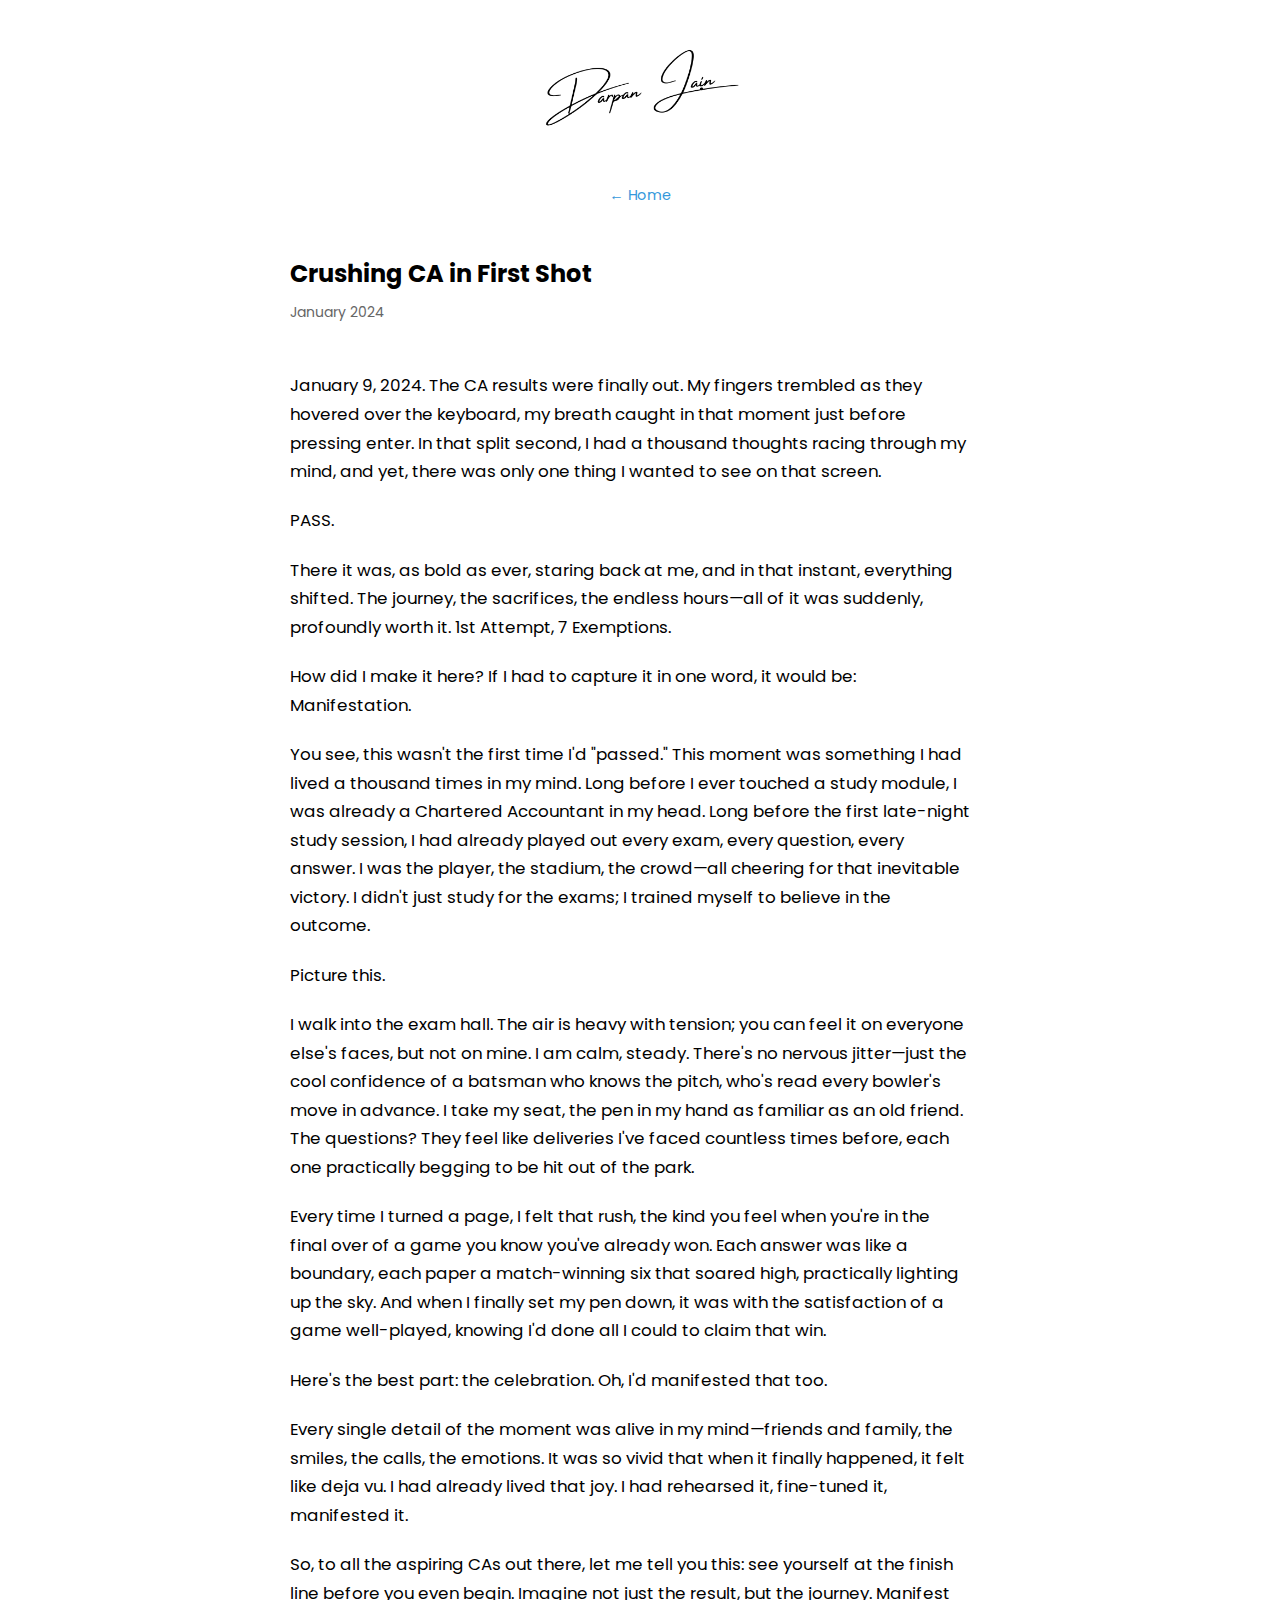
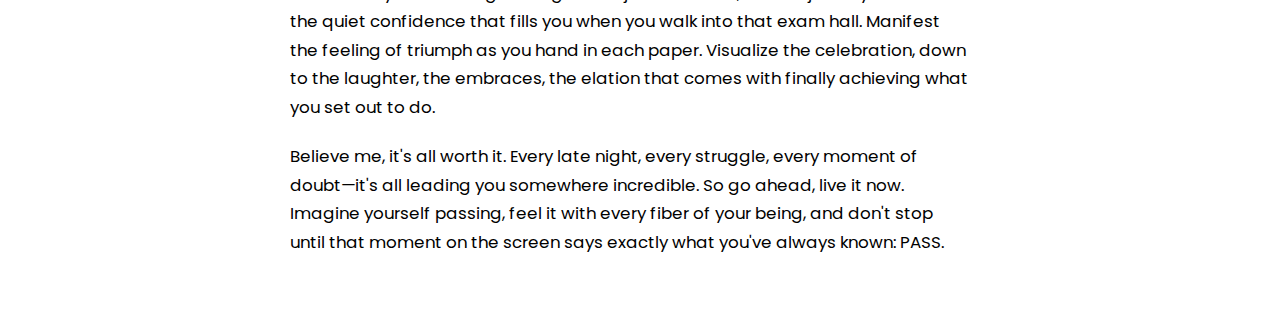
<file: essay2.html>
<!DOCTYPE html>
<html lang="en">
<head>
    <!-- Google tag (gtag.js) -->
    <script async src="https://www.googletagmanager.com/gtag/js?id=G-494SJ4J95D"></script>
    <script>
        window.dataLayer = window.dataLayer || [];
        function gtag(){dataLayer.push(arguments);}
        gtag('js', new Date());
        
        gtag('config', 'G-494SJ4J95D');
    </script>

    <meta charset="UTF-8">
    <meta name="viewport" content="width=device-width, initial-scale=1.0">
    <title>Crushing CA in First Shot - CA Darpan Jain</title>
    <link rel="stylesheet" href="./essay.css">
    <link href="https://fonts.googleapis.com/css2?family=Poppins:wght@400;500;600&display=swap" rel="stylesheet">
</head>
<body>
    <nav class="essay-nav">
        <div class="nav-container">
            <a href="index.html" class="nav-logo">
                <img src="./assets/logo.png" alt="Logo" class="header-logo large">
            </a>
        </div>
        <a href="index.html" class="back-link">← Home</a>
    </nav>
    
    <main class="essay-container">
        <header class="essay-header">
            <h1>Crushing CA in First Shot</h1>
            <div class="essay-date">January 2024</div>
        </header>
        
        <article class="essay-content">
            <p>January 9, 2024. The CA results were finally out. My fingers trembled as they hovered over the keyboard, my breath caught in that moment just before pressing enter. In that split second, I had a thousand thoughts racing through my mind, and yet, there was only one thing I wanted to see on that screen.</p>

            <p>PASS.</p>

            <p>There it was, as bold as ever, staring back at me, and in that instant, everything shifted. The journey, the sacrifices, the endless hours—all of it was suddenly, profoundly worth it. 1st Attempt, 7 Exemptions.</p>

            <p>How did I make it here? If I had to capture it in one word, it would be: Manifestation.</p>

            <p>You see, this wasn't the first time I'd "passed." This moment was something I had lived a thousand times in my mind. Long before I ever touched a study module, I was already a Chartered Accountant in my head. Long before the first late-night study session, I had already played out every exam, every question, every answer. I was the player, the stadium, the crowd—all cheering for that inevitable victory. I didn't just study for the exams; I trained myself to believe in the outcome.</p>

            <p>Picture this.</p>

            <p>I walk into the exam hall. The air is heavy with tension; you can feel it on everyone else's faces, but not on mine. I am calm, steady. There's no nervous jitter—just the cool confidence of a batsman who knows the pitch, who's read every bowler's move in advance. I take my seat, the pen in my hand as familiar as an old friend. The questions? They feel like deliveries I've faced countless times before, each one practically begging to be hit out of the park.</p>

            <p>Every time I turned a page, I felt that rush, the kind you feel when you're in the final over of a game you know you've already won. Each answer was like a boundary, each paper a match-winning six that soared high, practically lighting up the sky. And when I finally set my pen down, it was with the satisfaction of a game well-played, knowing I'd done all I could to claim that win.</p>

            <p>Here's the best part: the celebration. Oh, I'd manifested that too.</p>

            <p>Every single detail of the moment was alive in my mind—friends and family, the smiles, the calls, the emotions. It was so vivid that when it finally happened, it felt like deja vu. I had already lived that joy. I had rehearsed it, fine-tuned it, manifested it.</p>

            <p>So, to all the aspiring CAs out there, let me tell you this: see yourself at the finish line before you even begin. Imagine not just the result, but the journey. Manifest the quiet confidence that fills you when you walk into that exam hall. Manifest the feeling of triumph as you hand in each paper. Visualize the celebration, down to the laughter, the embraces, the elation that comes with finally achieving what you set out to do.</p>

            <p>Believe me, it's all worth it. Every late night, every struggle, every moment of doubt—it's all leading you somewhere incredible. So go ahead, live it now. Imagine yourself passing, feel it with every fiber of your being, and don't stop until that moment on the screen says exactly what you've always known: PASS.</p>
        </article>
    </main>
</body>
</html>
</file>
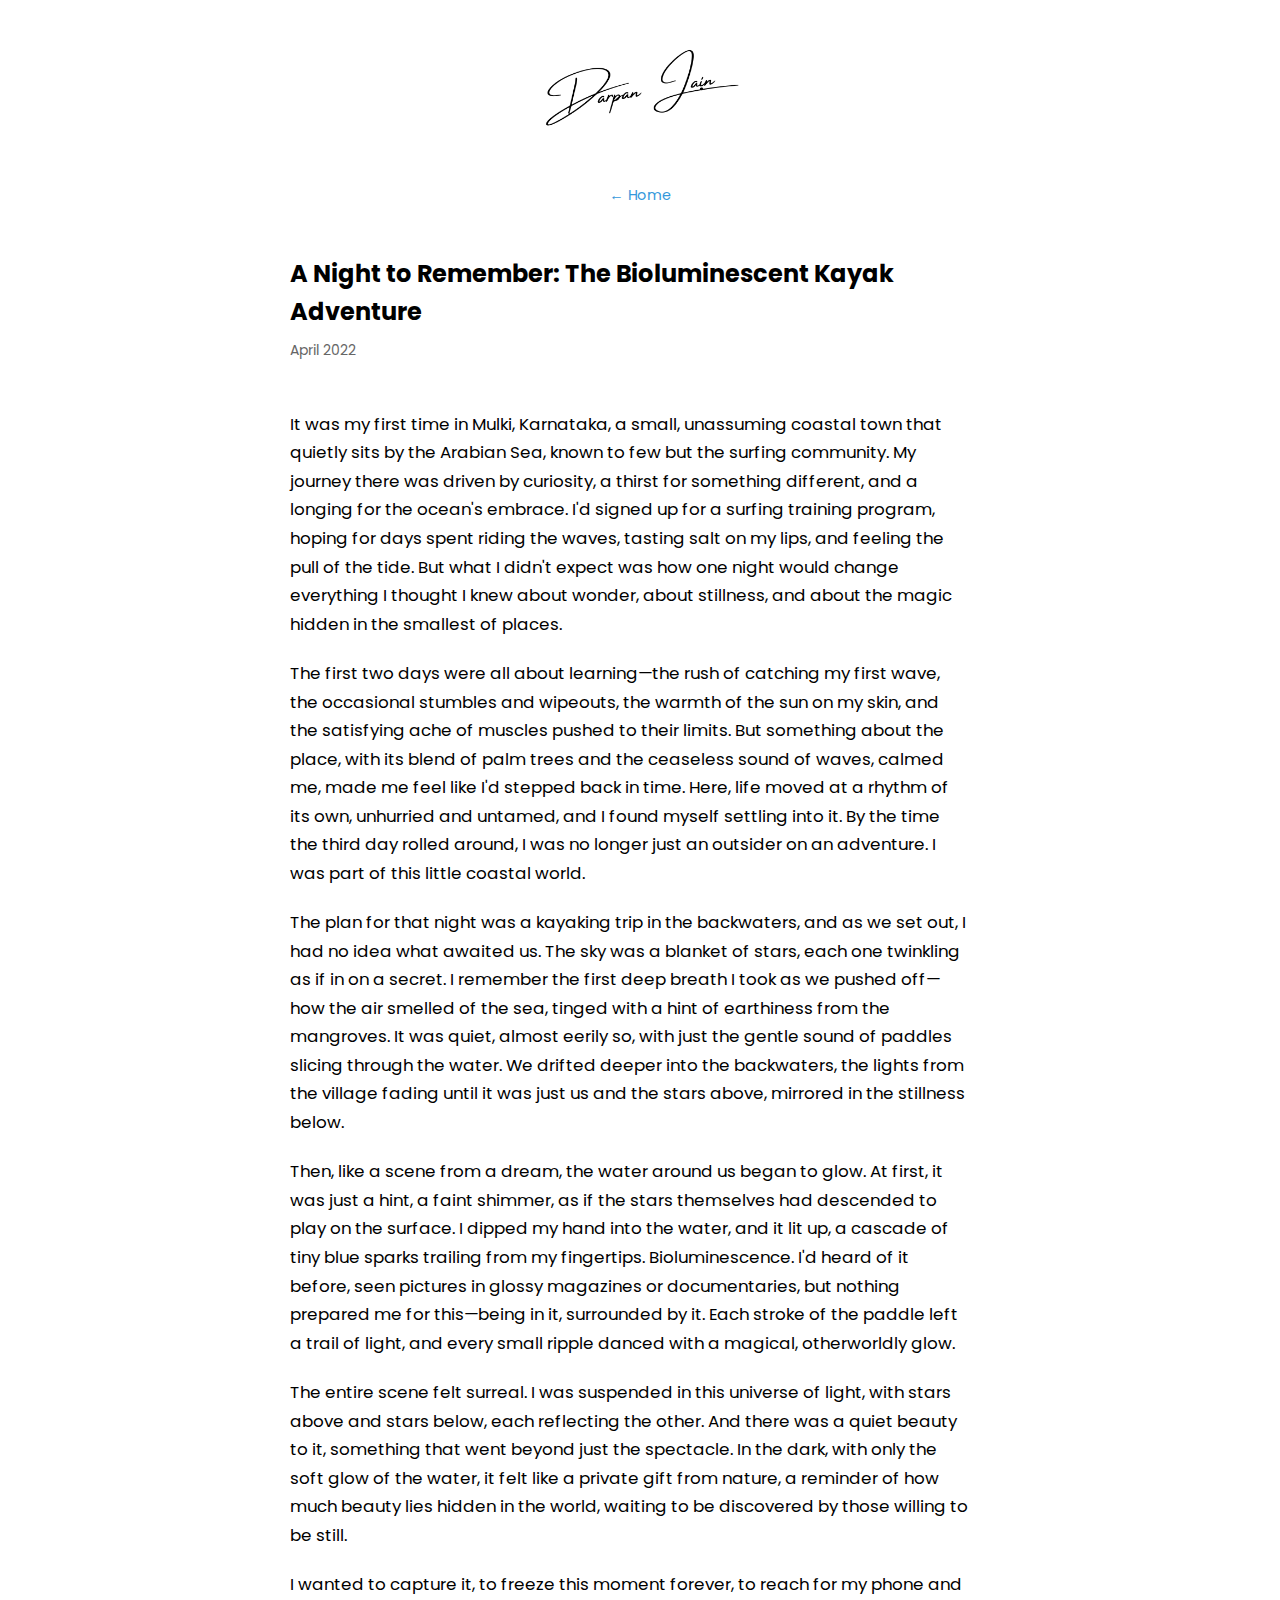
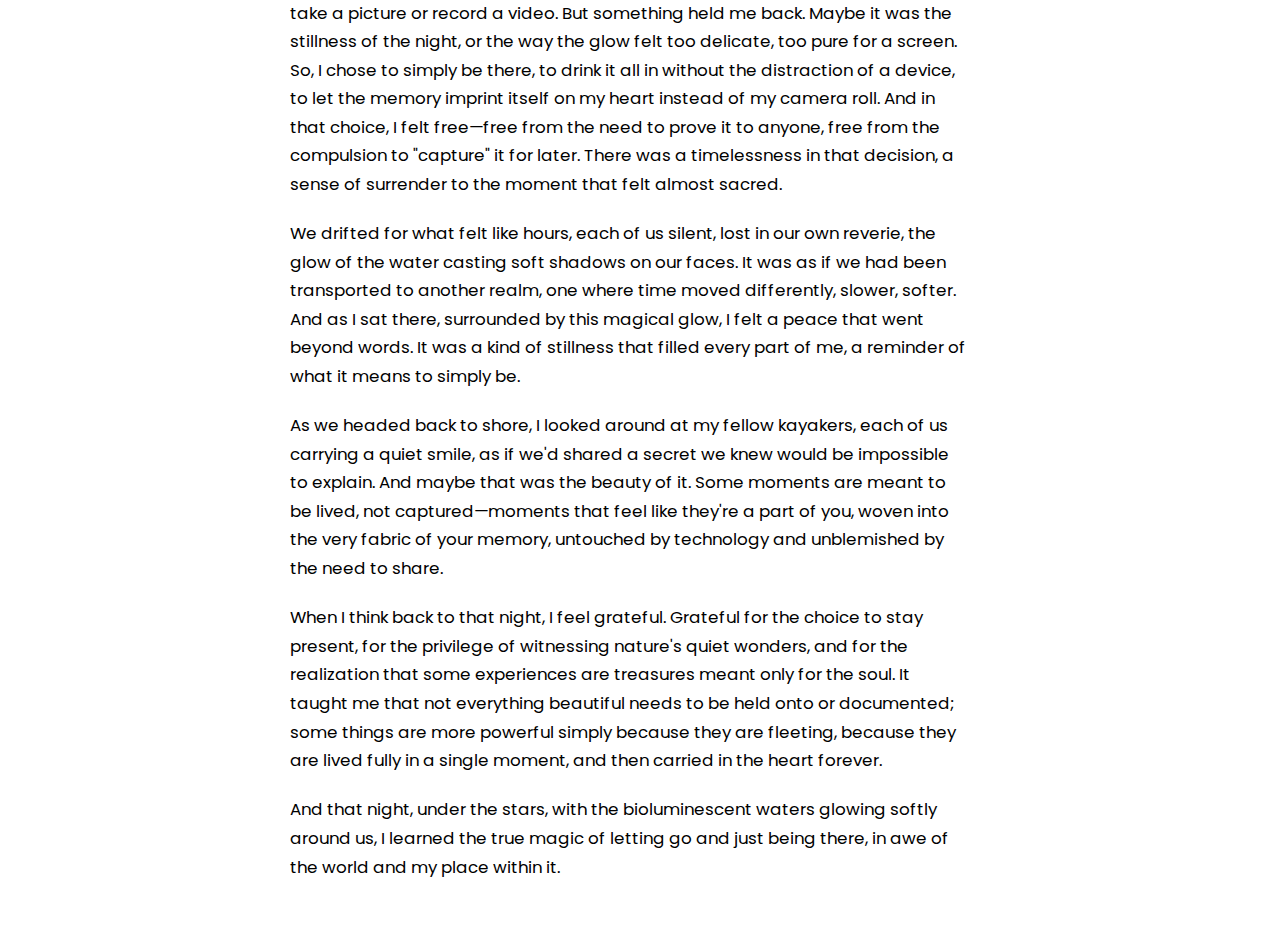
<file: essay3.html>
<!DOCTYPE html>
<html lang="en">
<head>
    <!-- Google tag (gtag.js) -->
    <script async src="https://www.googletagmanager.com/gtag/js?id=G-494SJ4J95D"></script>
    <script>
        window.dataLayer = window.dataLayer || [];
        function gtag(){dataLayer.push(arguments);}
        gtag('js', new Date());
        
        gtag('config', 'G-494SJ4J95D');
    </script>

    <meta charset="UTF-8">
    <meta name="viewport" content="width=device-width, initial-scale=1.0">
    <title>A Night to Remember - CA Darpan Jain</title>
    <link rel="stylesheet" href="./essay.css">
    <link href="https://fonts.googleapis.com/css2?family=Poppins:wght@400;500;600&display=swap" rel="stylesheet">
</head>
<body>
    <nav class="essay-nav">
        <div class="nav-container">
            <a href="index.html" class="nav-logo">
                <img src="./assets/logo.png" alt="Logo" class="header-logo large">
            </a>
        </div>
        <a href="index.html" class="back-link">← Home</a>
    </nav>
    
    <main class="essay-container">
        <header class="essay-header">
            <h1>A Night to Remember: The Bioluminescent Kayak Adventure</h1>
            <div class="essay-date">April 2022</div>
        </header>
        
        <article class="essay-content">
            <p>It was my first time in Mulki, Karnataka, a small, unassuming coastal town that quietly sits by the Arabian Sea, known to few but the surfing community. My journey there was driven by curiosity, a thirst for something different, and a longing for the ocean's embrace. I'd signed up for a surfing training program, hoping for days spent riding the waves, tasting salt on my lips, and feeling the pull of the tide. But what I didn't expect was how one night would change everything I thought I knew about wonder, about stillness, and about the magic hidden in the smallest of places.</p>

            <p>The first two days were all about learning—the rush of catching my first wave, the occasional stumbles and wipeouts, the warmth of the sun on my skin, and the satisfying ache of muscles pushed to their limits. But something about the place, with its blend of palm trees and the ceaseless sound of waves, calmed me, made me feel like I'd stepped back in time. Here, life moved at a rhythm of its own, unhurried and untamed, and I found myself settling into it. By the time the third day rolled around, I was no longer just an outsider on an adventure. I was part of this little coastal world.</p>

            <p>The plan for that night was a kayaking trip in the backwaters, and as we set out, I had no idea what awaited us. The sky was a blanket of stars, each one twinkling as if in on a secret. I remember the first deep breath I took as we pushed off—how the air smelled of the sea, tinged with a hint of earthiness from the mangroves. It was quiet, almost eerily so, with just the gentle sound of paddles slicing through the water. We drifted deeper into the backwaters, the lights from the village fading until it was just us and the stars above, mirrored in the stillness below.</p>

            <p>Then, like a scene from a dream, the water around us began to glow. At first, it was just a hint, a faint shimmer, as if the stars themselves had descended to play on the surface. I dipped my hand into the water, and it lit up, a cascade of tiny blue sparks trailing from my fingertips. Bioluminescence. I'd heard of it before, seen pictures in glossy magazines or documentaries, but nothing prepared me for this—being in it, surrounded by it. Each stroke of the paddle left a trail of light, and every small ripple danced with a magical, otherworldly glow.</p>

            <p>The entire scene felt surreal. I was suspended in this universe of light, with stars above and stars below, each reflecting the other. And there was a quiet beauty to it, something that went beyond just the spectacle. In the dark, with only the soft glow of the water, it felt like a private gift from nature, a reminder of how much beauty lies hidden in the world, waiting to be discovered by those willing to be still.</p>

            <p>I wanted to capture it, to freeze this moment forever, to reach for my phone and take a picture or record a video. But something held me back. Maybe it was the stillness of the night, or the way the glow felt too delicate, too pure for a screen. So, I chose to simply be there, to drink it all in without the distraction of a device, to let the memory imprint itself on my heart instead of my camera roll. And in that choice, I felt free—free from the need to prove it to anyone, free from the compulsion to "capture" it for later. There was a timelessness in that decision, a sense of surrender to the moment that felt almost sacred.</p>

            <p>We drifted for what felt like hours, each of us silent, lost in our own reverie, the glow of the water casting soft shadows on our faces. It was as if we had been transported to another realm, one where time moved differently, slower, softer. And as I sat there, surrounded by this magical glow, I felt a peace that went beyond words. It was a kind of stillness that filled every part of me, a reminder of what it means to simply be.</p>

            <p>As we headed back to shore, I looked around at my fellow kayakers, each of us carrying a quiet smile, as if we'd shared a secret we knew would be impossible to explain. And maybe that was the beauty of it. Some moments are meant to be lived, not captured—moments that feel like they're a part of you, woven into the very fabric of your memory, untouched by technology and unblemished by the need to share.</p>

            <p>When I think back to that night, I feel grateful. Grateful for the choice to stay present, for the privilege of witnessing nature's quiet wonders, and for the realization that some experiences are treasures meant only for the soul. It taught me that not everything beautiful needs to be held onto or documented; some things are more powerful simply because they are fleeting, because they are lived fully in a single moment, and then carried in the heart forever.</p>

            <p>And that night, under the stars, with the bioluminescent waters glowing softly around us, I learned the true magic of letting go and just being there, in awe of the world and my place within it.</p>
        </article>
    </main>
</body>
</html>
</file>
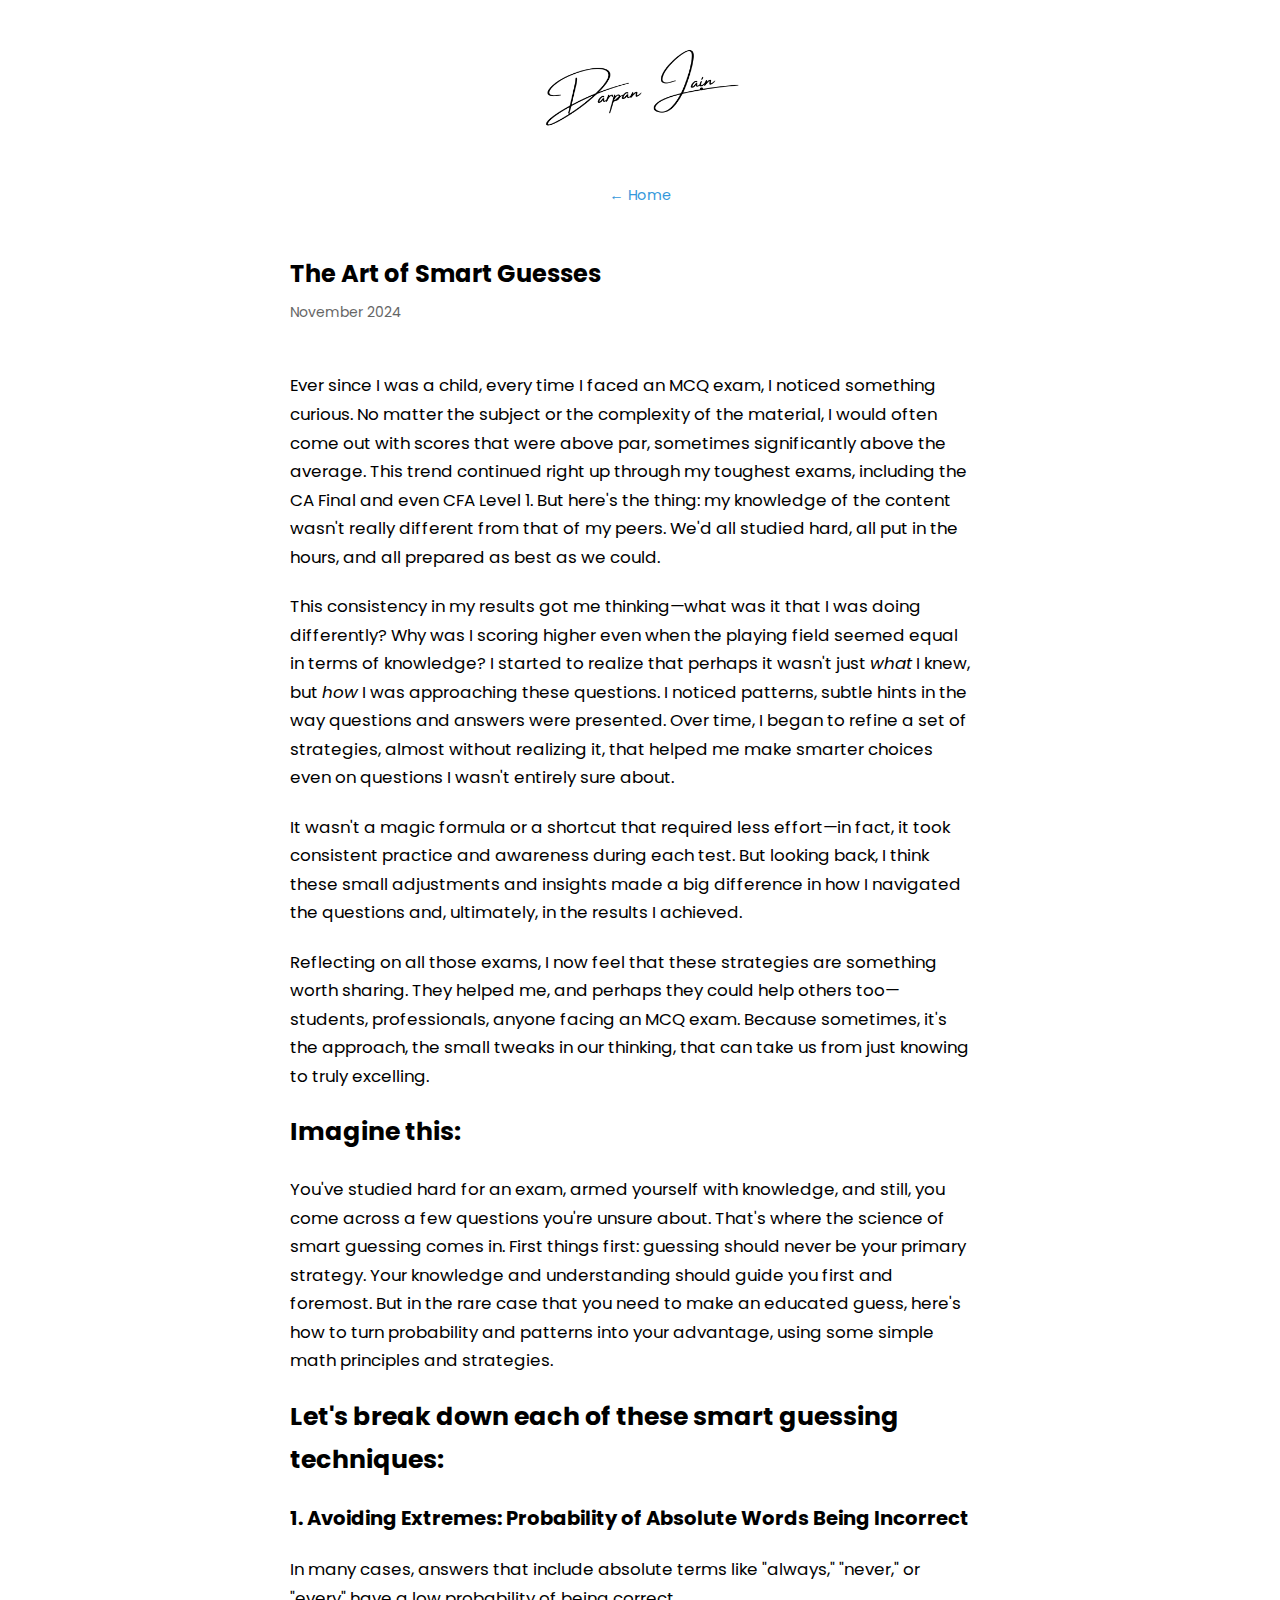
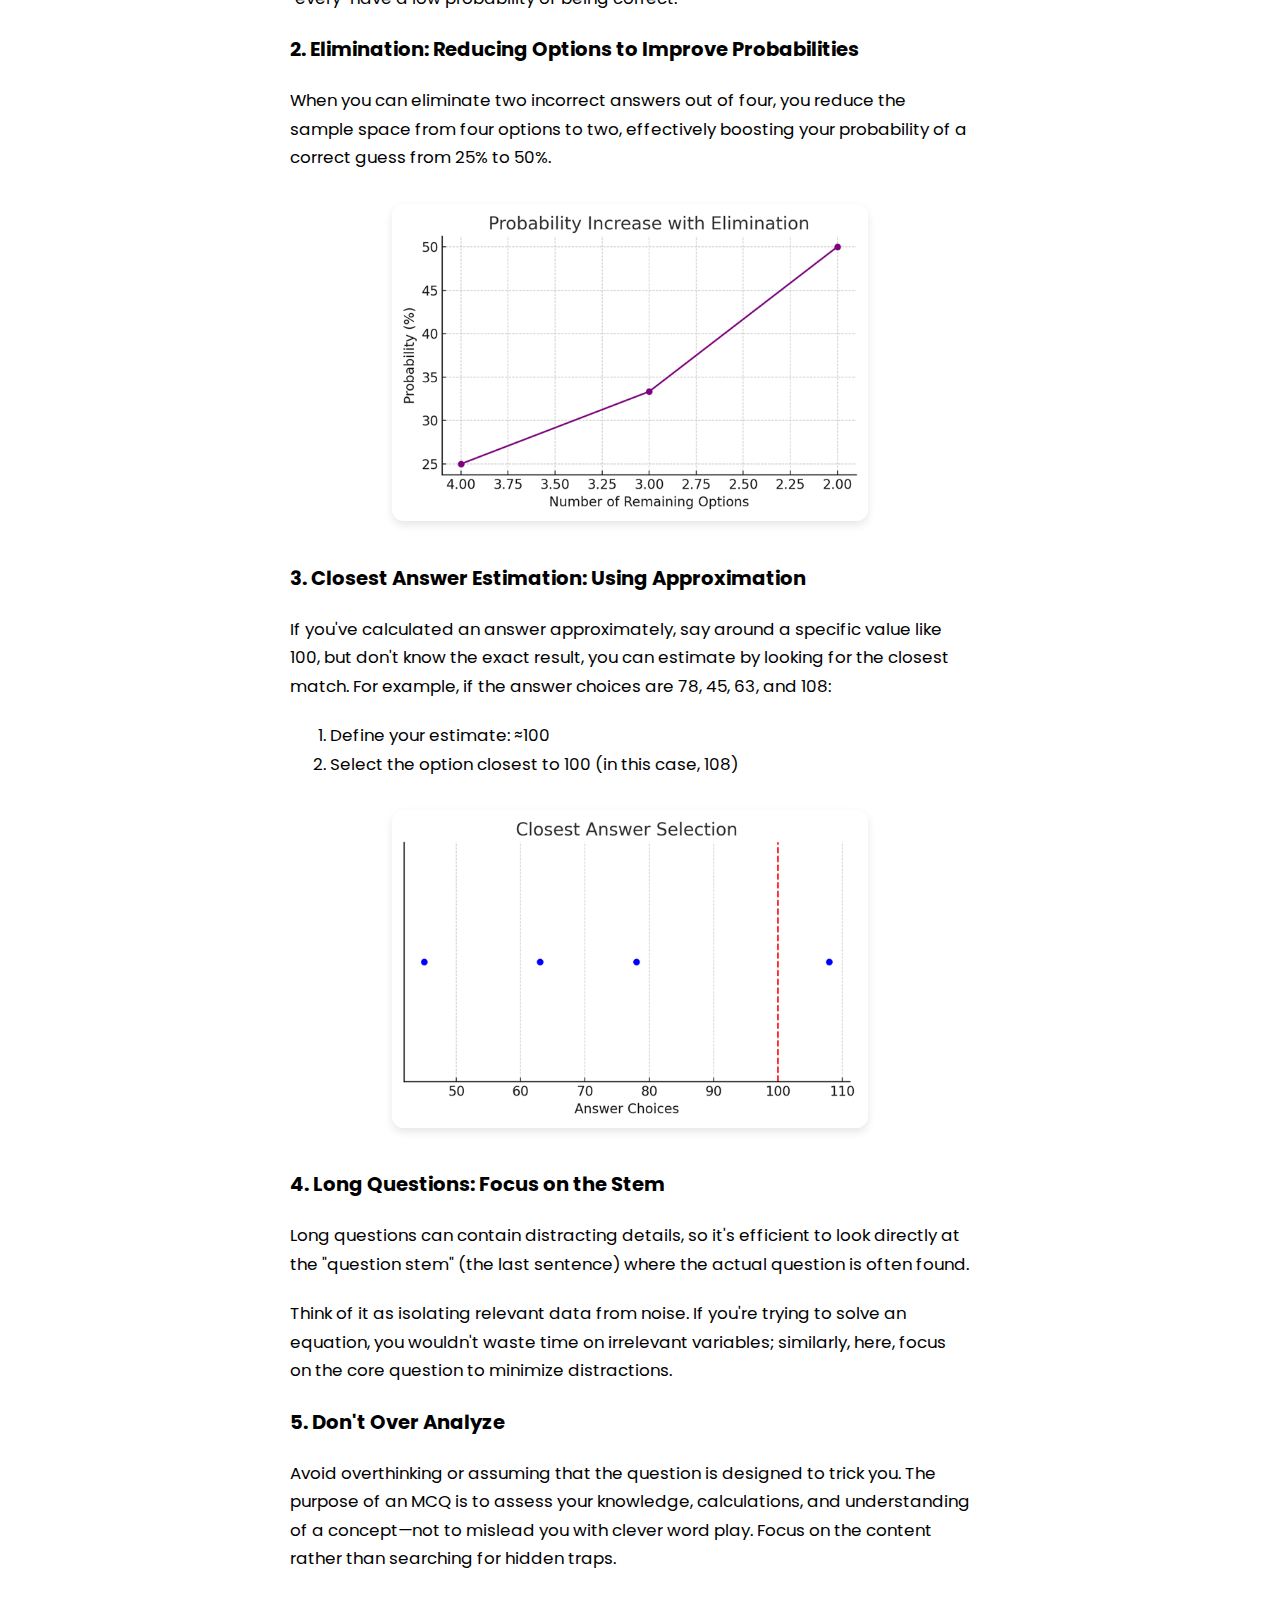
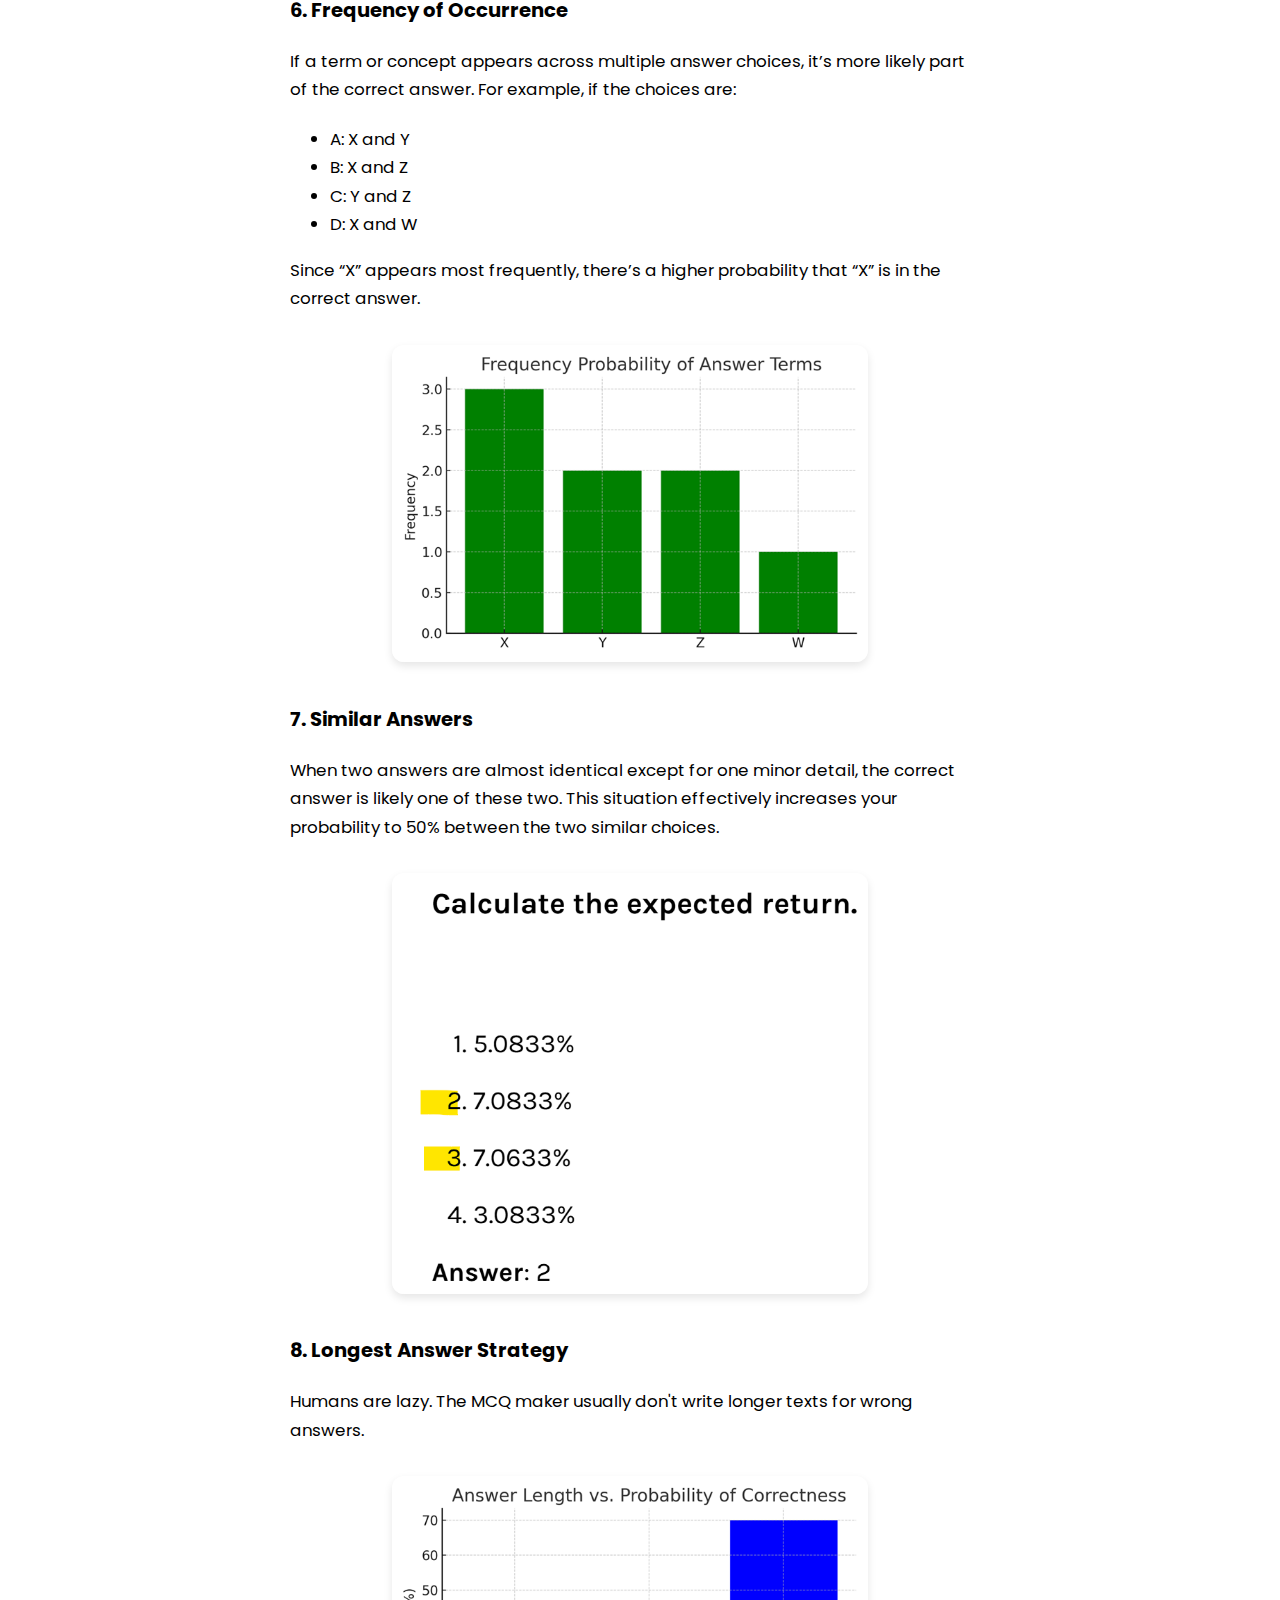
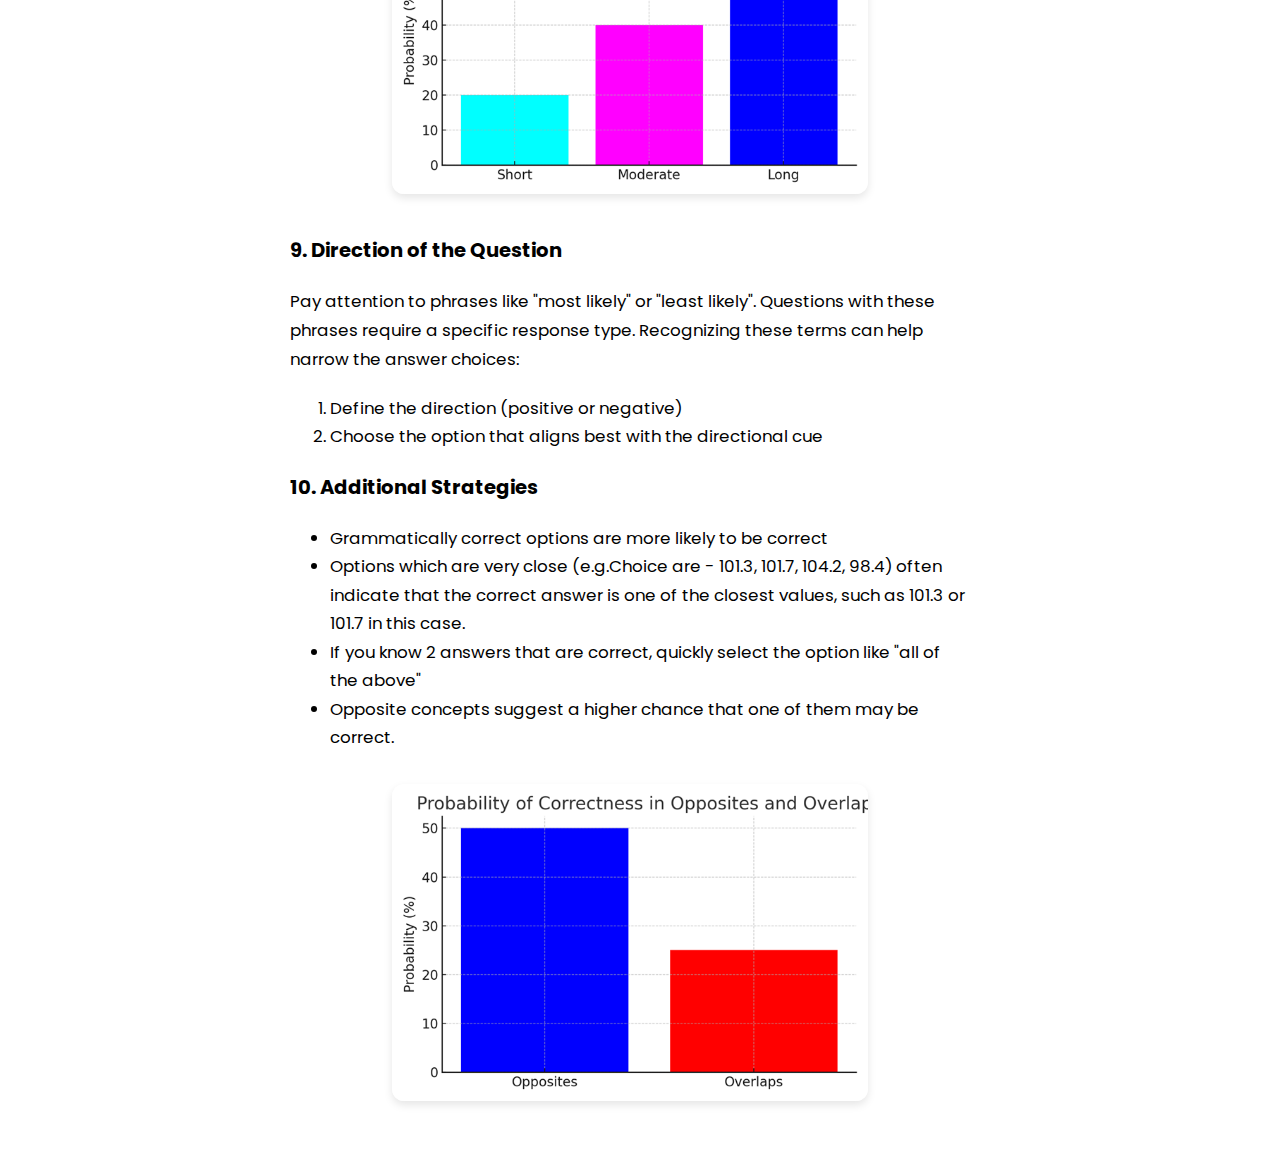
<file: essay4.html>
<!DOCTYPE html>
<html lang="en">
<head>
    <!-- Google tag (gtag.js) -->
    <script async src="https://www.googletagmanager.com/gtag/js?id=G-494SJ4J95D"></script>
    <script>
        window.dataLayer = window.dataLayer || [];
        function gtag(){dataLayer.push(arguments);}
        gtag('js', new Date());
        
        gtag('config', 'G-494SJ4J95D');
    </script>

    <meta charset="UTF-8">
    <meta name="viewport" content="width=device-width, initial-scale=1.0">
    <title>The Art of Smart Guesses - CA Darpan Jain</title>
    <link rel="stylesheet" href="./essay.css">
    <link href="https://fonts.googleapis.com/css2?family=Poppins:wght@400;500;600&display=swap" rel="stylesheet">
</head>
<body>
    <nav class="essay-nav">
        <div class="nav-container">
            <a href="index.html" class="nav-logo">
                <img src="./assets/logo.png" alt="Logo" class="header-logo large">
            </a>
        </div>
        <a href="index.html" class="back-link">← Home</a>
    </nav>
    
    <main class="essay-container">
        <header class="essay-header">
            <h1>The Art of Smart Guesses</h1>
            <div class="essay-date">November 2024</div>
        </header>
        
        <article class="essay-content">
            <p>Ever since I was a child, every time I faced an MCQ exam, I noticed something curious. No matter the subject or the complexity of the material, I would often come out with scores that were above par, sometimes significantly above the average. This trend continued right up through my toughest exams, including the CA Final and even CFA Level 1. But here's the thing: my knowledge of the content wasn't really different from that of my peers. We'd all studied hard, all put in the hours, and all prepared as best as we could.</p>

            <p>This consistency in my results got me thinking—what was it that I was doing differently? Why was I scoring higher even when the playing field seemed equal in terms of knowledge? I started to realize that perhaps it wasn't just <em>what</em> I knew, but <em>how</em> I was approaching these questions. I noticed patterns, subtle hints in the way questions and answers were presented. Over time, I began to refine a set of strategies, almost without realizing it, that helped me make smarter choices even on questions I wasn't entirely sure about.</p>

            <p>It wasn't a magic formula or a shortcut that required less effort—in fact, it took consistent practice and awareness during each test. But looking back, I think these small adjustments and insights made a big difference in how I navigated the questions and, ultimately, in the results I achieved.</p>

            <p>Reflecting on all those exams, I now feel that these strategies are something worth sharing. They helped me, and perhaps they could help others too—students, professionals, anyone facing an MCQ exam. Because sometimes, it's the approach, the small tweaks in our thinking, that can take us from just knowing to truly excelling.</p>

            <h2>Imagine this:</h2>
            <p>You've studied hard for an exam, armed yourself with knowledge, and still, you come across a few questions you're unsure about. That's where the science of smart guessing comes in. First things first: guessing should never be your primary strategy. Your knowledge and understanding should guide you first and foremost. But in the rare case that you need to make an educated guess, here's how to turn probability and patterns into your advantage, using some simple math principles and strategies.</p>

            <h2>Let's break down each of these smart guessing techniques:</h2>

            <h3>1. Avoiding Extremes: Probability of Absolute Words Being Incorrect</h3>
            <p>In many cases, answers that include absolute terms like "always," "never," or "every" have a low probability of being correct.</p>

            <h3>2. Elimination: Reducing Options to Improve Probabilities</h3>
            <p>When you can eliminate two incorrect answers out of four, you reduce the sample space from four options to two, effectively boosting your probability of a correct guess from 25% to 50%.</p>

            <div class="essay-image">
                <img src="./assets/essay4/elimination.png" alt="Elimination Strategy Example">
            </div>

            <h3>3. Closest Answer Estimation: Using Approximation</h3>
            <p>If you've calculated an answer approximately, say around a specific value like 100, but don't know the exact result, you can estimate by looking for the closest match. For example, if the answer choices are 78, 45, 63, and 108:</p>
            <ol>
                <li>Define your estimate: ≈100</li>
                <li>Select the option closest to 100 (in this case, 108)</li>
            </ol>
            
            <div class="essay-image">
                <img src="./assets/essay4/estimation.png" alt="Estimation Strategy Example">
            </div>

            <h3>4. Long Questions: Focus on the Stem</h3>
            <p>Long questions can contain distracting details, so it's efficient to look directly at the "question stem" (the last sentence) where the actual question is often found.</p>
            <p>Think of it as isolating relevant data from noise. If you're trying to solve an equation, you wouldn't waste time on irrelevant variables; similarly, here, focus on the core question to minimize distractions.</p>

            <h3>5. Don't Over Analyze</h3>
            <p>Avoid overthinking or assuming that the question is designed to trick you. The purpose of an MCQ is to assess your knowledge, calculations, and understanding of a concept—not to mislead you with clever word play. Focus on the content rather than searching for hidden traps.</p>

            <h3>6. Frequency of Occurrence</h3>
            <p>If a term or concept appears across multiple answer choices, it’s more likely part of the correct answer. For example, if the choices are:</p>
            <ul>
                <li>A: X and Y</li>
                <li>B: X and Z</li>
                <li>C: Y and Z</li>
                <li>D: X and W</li>
            </ul>
            <p>Since “X” appears most frequently, there’s a higher probability that “X” is in the correct answer.</p>
           
            <div class="essay-image">
                <img src="./assets/essay4/frequency.png" alt="Frequency of Occurrence Example">
            </div>

            <h3>7. Similar Answers</h3>
            <p>When two answers are almost identical except for one minor detail, the correct answer is likely one of these two. This situation effectively increases your probability to 50% between the two similar choices.</p>

            <div class="essay-image">
                <img src="./assets/essay4/similar.png" alt="Similar Answers Example">
            </div>

            <h3>8. Longest Answer Strategy</h3>
            <p>Humans are lazy. The MCQ maker usually don't write longer texts for wrong answers.</p>

            <div class="essay-image">
                <img src="./assets/essay4/longest.png" alt="Longest Answer Strategy Example">
            </div>

            <h3>9. Direction of the Question</h3>
            <p>Pay attention to phrases like "most likely" or "least likely". Questions with these phrases require a specific response type. Recognizing these terms can help narrow the answer choices:</p>
            <ol>
                <li>Define the direction (positive or negative)</li>
                <li>Choose the option that aligns best with the directional cue</li>
            </ol>

            <h3>10. Additional Strategies</h3>
            <ul>
                <li>Grammatically correct options are more likely to be correct</li>
                <li>Options which are very close (e.g.Choice are - 101.3, 101.7, 104.2, 98.4) often indicate that the correct answer is one of the closest values, such as 101.3 or 101.7 in this case.</li>
                <li>If you know 2 answers that are correct, quickly select the option like "all of the above"</li>
                <li>Opposite concepts suggest a higher chance that one of them may be correct.</li>
            </ul>

            <div class="essay-image">
                <img src="./assets/essay4/opposites.png" alt="Opposites Strategy Example">
            </div>
        </article>
    </main>
</body>
</html>
</file>
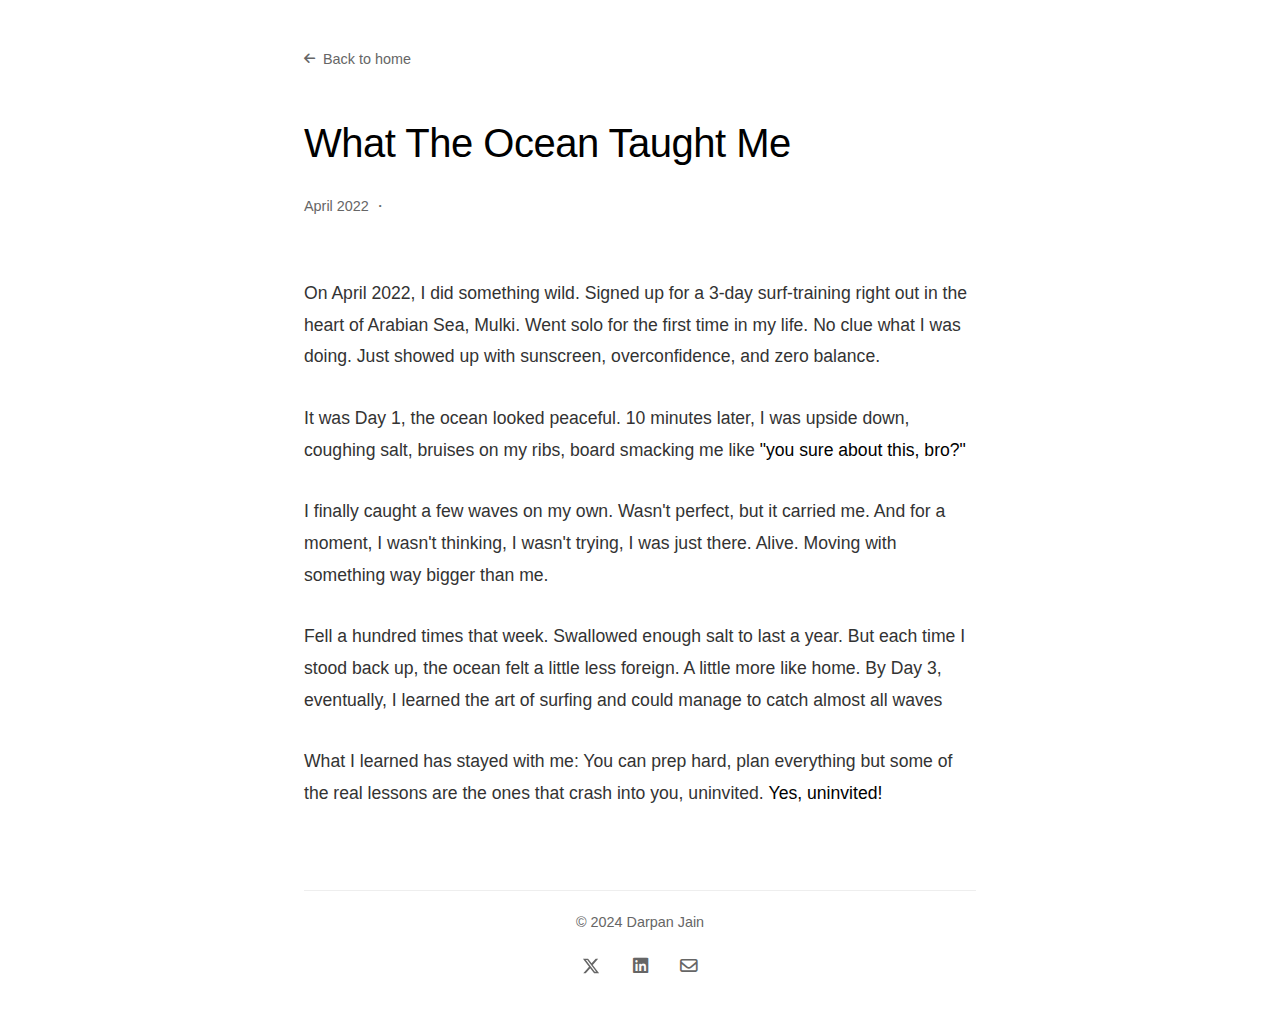
<file: ocean-surfing.html>
<!DOCTYPE html>
<html lang="en">
<head>
    <meta charset="UTF-8">
    <meta name="viewport" content="width=device-width, initial-scale=1.0">
    <title>What The Ocean Taught Me | Darpan Jain</title>
    <link rel="icon" type="image/jpeg" href="assets/favicon.jpeg">
    <!-- Google Analytics -->
    <script async src="https://www.googletagmanager.com/gtag/js?id=G-494SJ4J95D"></script>
    <script>
        window.dataLayer = window.dataLayer || [];
        function gtag(){dataLayer.push(arguments);}
        gtag('js', new Date());
        gtag('config', 'G-494SJ4J95D');
    </script>
    <link rel="stylesheet" href="https://cdnjs.cloudflare.com/ajax/libs/font-awesome/6.5.1/css/all.min.css">
    <style>
        * {
            margin: 0;
            padding: 0;
            box-sizing: border-box;
        }

        body {
            font-family: -apple-system, BlinkMacSystemFont, 'Segoe UI', Roboto, Oxygen, Ubuntu, Cantarell, 'Open Sans', 'Helvetica Neue', sans-serif;
            padding: 5vh 5vw;
            background-color: white;
            color: #000;
            min-height: 100vh;
            max-width: 800px;
            margin: 0 auto;
            line-height: 1.6;
        }

        .back-link {
            display: inline-flex;
            align-items: center;
            color: #666;
            text-decoration: none;
            margin-bottom: 40px;
            font-size: 0.9rem;
            transition: color 0.3s ease;
        }

        .back-link:hover {
            color: #000;
        }

        .back-link i {
            margin-right: 8px;
            font-size: 0.8rem;
        }

        .blog-header {
            margin-bottom: 60px;
        }

        .blog-title {
            font-size: 2.5rem;
            font-weight: 500;
            letter-spacing: -0.5px;
            margin-bottom: 20px;
        }

        .blog-meta {
            font-size: 0.9rem;
            color: #666;
            display: flex;
            align-items: center;
            margin-bottom: 10px;
        }

        .blog-meta .dot {
            margin: 0 10px;
            font-size: 0.5rem;
            vertical-align: middle;
        }

        .blog-content {
            font-size: 1.1rem;
            color: #333;
            line-height: 1.8;
        }

        .blog-content p {
            margin-bottom: 30px;
        }

        .blog-content p:last-child {
            margin-bottom: 80px;
        }

        .highlight {
            font-weight: 500;
            color: #000;
        }

        .footer {
            margin-top: 80px;
            padding-top: 20px;
            border-top: 1px solid #eee;
            text-align: center;
            font-size: 0.9rem;
            color: #666;
        }

        .social-links {
            display: flex;
            justify-content: center;
            gap: 25px;
            margin-top: 20px;
        }

        .social-links a {
            color: #666;
            text-decoration: none;
            font-size: 1.1rem;
            transition: color 0.3s ease;
            width: 24px;
            height: 24px;
            display: flex;
            align-items: center;
            justify-content: center;
        }

        .social-links a:hover {
            color: #000;
        }

        .x-logo {
            width: 18px;
            height: 18px;
            fill: currentColor;
        }

        @media (max-width: 768px) {
            .blog-title {
                font-size: 2rem;
            }
            
            .blog-content {
                font-size: 1rem;
            }
        }
    </style>
</head>
<body>
    <a href="index.html" class="back-link">
        <i class="fa-solid fa-arrow-left"></i> Back to home
    </a>

    <div class="blog-header">
        <h1 class="blog-title">What The Ocean Taught Me</h1>
        <div class="blog-meta">
            <span>April 2022</span>
            <span class="dot">•</span>
        </div>
    </div>

    <div class="blog-content">
        <p>
            On April 2022, I did something wild. Signed up for a 3-day surf-training right out in the heart of Arabian Sea, Mulki. Went solo for the first time in my life. No clue what I was doing. Just showed up with sunscreen, overconfidence, and zero balance.
        </p>
        
        <p>
            It was Day 1, the ocean looked peaceful. 10 minutes later, I was upside down, coughing salt, bruises on my ribs, board smacking me like <span class="highlight">"you sure about this, bro?"</span>
        </p>

        <p>
            I finally caught a few waves on my own. Wasn't perfect, but it carried me. And for a moment, I wasn't thinking, I wasn't trying, I was just there. Alive. Moving with something way bigger than me.
        </p>

        <p>
            Fell a hundred times that week. Swallowed enough salt to last a year. But each time I stood back up, the ocean felt a little less foreign. A little more like home. By Day 3, eventually, I learned the art of surfing and could manage to catch almost all waves
        </p>

        <p>
            What I learned has stayed with me: You can prep hard, plan everything but some of the real lessons are the ones that crash into you, uninvited. <span class="highlight">Yes, uninvited!</span>
        </p>
    </div>

    <div class="footer">
        © 2024 Darpan Jain
        <div class="social-links">
            <a href="https://X.com/CAwhoCodes" target="_blank" title="X (formerly Twitter)">
                <svg class="x-logo" viewBox="0 0 24 24" aria-hidden="true">
                    <path d="M18.244 2.25h3.308l-7.227 8.26 8.502 11.24H16.17l-5.214-6.817L4.99 21.75H1.68l7.73-8.835L1.254 2.25H8.08l4.713 6.231zm-1.161 17.52h1.833L7.084 4.126H5.117z"></path>
                </svg>
            </a>
            <a href="https://www.linkedin.com/in/cadarpanjain/" target="_blank" title="LinkedIn">
                <i class="fa-brands fa-linkedin"></i>
            </a>
            <a href="mailto:acadarpanjain@gmail.com" title="Send me an email">
                <i class="fa-regular fa-envelope"></i>
            </a>
        </div>
    </div>
</body>
</html>
</file>
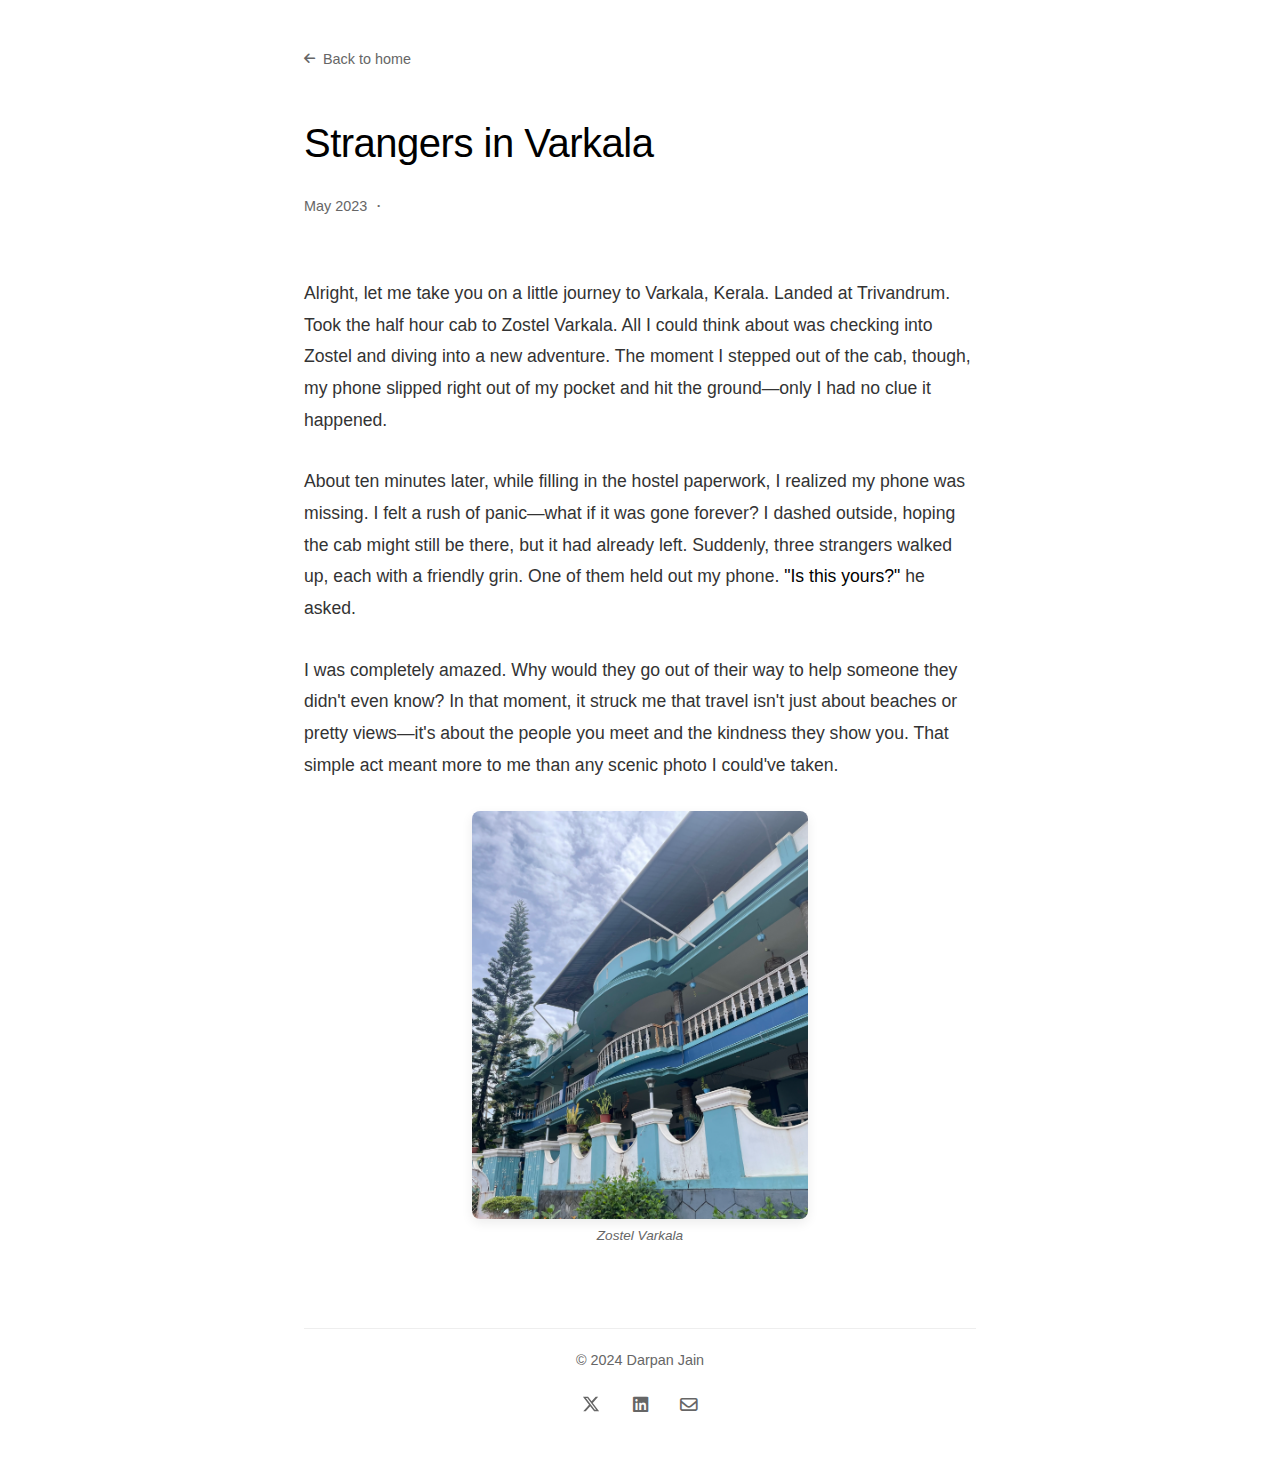
<file: strangers-in-varkala.html>
<!DOCTYPE html>
<html lang="en">
<head>
    <meta charset="UTF-8">
    <meta name="viewport" content="width=device-width, initial-scale=1.0">
    <title>Strangers in Varkala | Darpan Jain</title>
    <link rel="icon" type="image/jpeg" href="assets/favicon.jpeg">
    <!-- Google Analytics -->
    <script async src="https://www.googletagmanager.com/gtag/js?id=G-494SJ4J95D"></script>
    <script>
        window.dataLayer = window.dataLayer || [];
        function gtag(){dataLayer.push(arguments);}
        gtag('js', new Date());
        gtag('config', 'G-494SJ4J95D');
    </script>
    <link rel="stylesheet" href="https://cdnjs.cloudflare.com/ajax/libs/font-awesome/6.5.1/css/all.min.css">
    <style>
        * {
            margin: 0;
            padding: 0;
            box-sizing: border-box;
        }

        body {
            font-family: -apple-system, BlinkMacSystemFont, 'Segoe UI', Roboto, Oxygen, Ubuntu, Cantarell, 'Open Sans', 'Helvetica Neue', sans-serif;
            padding: 5vh 5vw;
            background-color: white;
            color: #000;
            min-height: 100vh;
            max-width: 800px;
            margin: 0 auto;
            line-height: 1.6;
        }

        .back-link {
            display: inline-flex;
            align-items: center;
            color: #666;
            text-decoration: none;
            margin-bottom: 40px;
            font-size: 0.9rem;
            transition: color 0.3s ease;
        }

        .back-link:hover {
            color: #000;
        }

        .back-link i {
            margin-right: 8px;
            font-size: 0.8rem;
        }

        .blog-header {
            margin-bottom: 60px;
        }

        .blog-title {
            font-size: 2.5rem;
            font-weight: 500;
            letter-spacing: -0.5px;
            margin-bottom: 20px;
        }

        .blog-meta {
            font-size: 0.9rem;
            color: #666;
            display: flex;
            align-items: center;
            margin-bottom: 10px;
        }

        .blog-meta .dot {
            margin: 0 10px;
            font-size: 0.5rem;
            vertical-align: middle;
        }

        .blog-content {
            font-size: 1.1rem;
            color: #333;
            line-height: 1.8;
        }

        .blog-content p {
            margin-bottom: 30px;
        }

        .blog-content p:last-child {
            margin-bottom: 80px;
        }

        .blog-image {
            width: 50%;
            height: auto;
            border-radius: 8px;
            margin-bottom: 30px;
            box-shadow: 0 4px 12px rgba(0,0,0,0.08);
            transition: transform 0.5s ease;
            display: block;
            margin-left: auto;
            margin-right: auto;
        }
        
        .blog-image:hover {
            transform: scale(1.01);
        }

        .image-caption {
            text-align: center;
            font-size: 0.85rem;
            color: #666;
            margin-top: -25px;
            margin-bottom: 30px;
            font-style: italic;
        }

        .highlight {
            font-weight: 500;
            color: #000;
        }

        .footer {
            margin-top: 80px;
            padding-top: 20px;
            border-top: 1px solid #eee;
            text-align: center;
            font-size: 0.9rem;
            color: #666;
        }

        .social-links {
            display: flex;
            justify-content: center;
            gap: 25px;
            margin-top: 20px;
        }

        .social-links a {
            color: #666;
            text-decoration: none;
            font-size: 1.1rem;
            transition: color 0.3s ease;
            width: 24px;
            height: 24px;
            display: flex;
            align-items: center;
            justify-content: center;
        }

        .social-links a:hover {
            color: #000;
        }

        .x-logo {
            width: 18px;
            height: 18px;
            fill: currentColor;
        }

        @media (max-width: 768px) {
            .blog-title {
                font-size: 2rem;
            }
            
            .blog-content {
                font-size: 1rem;
            }
        }
    </style>
</head>
<body>
    <a href="index.html" class="back-link">
        <i class="fa-solid fa-arrow-left"></i> Back to home
    </a>

    <div class="blog-header">
        <h1 class="blog-title">Strangers in Varkala</h1>
        <div class="blog-meta">
            <span>May 2023</span>
            <span class="dot">•</span>
        </div>
    </div>

    <div class="blog-content">
        <p>
            Alright, let me take you on a little journey to Varkala, Kerala. Landed at Trivandrum. Took the half hour cab to Zostel Varkala. All I could think about was checking into Zostel and diving into a new adventure. The moment I stepped out of the cab, though, my phone slipped right out of my pocket and hit the ground—only I had no clue it happened.
        </p>
                
        <p>
            About ten minutes later, while filling in the hostel paperwork, I realized my phone was missing. I felt a rush of panic—what if it was gone forever? I dashed outside, hoping the cab might still be there, but it had already left. Suddenly, three strangers walked up, each with a friendly grin. One of them held out my phone. <span class="highlight">"Is this yours?"</span> he asked.
        </p>
        <p>
            I was completely amazed. Why would they go out of their way to help someone they didn't even know? In that moment, it struck me that travel isn't just about beaches or pretty views—it's about the people you meet and the kindness they show you. That simple act meant more to me than any scenic photo I could've taken.
        </p>
        <img src="assets/zostel.jpg" alt="Zostel Varkala" class="blog-image">
        <div class="image-caption">Zostel Varkala</div>
    </div>

    <div class="footer">
        © 2024 Darpan Jain
        <div class="social-links">
            <a href="https://X.com/CAwhoCodes" target="_blank" title="X (formerly Twitter)">
                <svg class="x-logo" viewBox="0 0 24 24" aria-hidden="true">
                    <path d="M18.244 2.25h3.308l-7.227 8.26 8.502 11.24H16.17l-5.214-6.817L4.99 21.75H1.68l7.73-8.835L1.254 2.25H8.08l4.713 6.231zm-1.161 17.52h1.833L7.084 4.126H5.117z"></path>
                </svg>
            </a>
            <a href="https://www.linkedin.com/in/cadarpanjain/" target="_blank" title="LinkedIn">
                <i class="fa-brands fa-linkedin"></i>
            </a>
            <a href="mailto:acadarpanjain@gmail.com" title="Send me an email">
                <i class="fa-regular fa-envelope"></i>
            </a>
        </div>
    </div>
</body>
</html>
</file>
<file: essay.css>
:root {
    --primary-font: 'Poppins', sans-serif;
    --text-primary: #000000;
    --text-secondary: #000000;
    --background: #fff;
    --accent-primary: #3498db;
    --accent-secondary: #74b9ff;
    --link-color: var(--accent-primary);
}

body {
    margin: 0;
    padding: 0;
    font-family: var(--primary-font);
    line-height: 1.6;
    color: var(--text-color);
    background: var(--background);
    max-width: 700px;
    margin: 0 auto;
    padding: 2rem;
}

.essay-nav {
    display: flex;
    flex-direction: column;
    align-items: center;
    margin-bottom: 3rem;
}

.essay-nav a {
    color: var(--link-color);
    text-decoration: none;
    font-size: 0.9rem;
}

.essay-nav a:hover {
    text-decoration: underline;
}

.essay-header {
    margin-bottom: 3rem;
}

.essay-header h1 {
    color: var(--text-primary);
    font-size: 24px;
    font-weight: bold;
    margin-bottom: 0.5rem;
}

.essay-date {
    color: #666;
    font-size: 14px;
    margin-bottom: 2rem;
}

.essay-content {
    font-size: 1.05rem;
    line-height: 1.7;
    color: var(--text-secondary);
    max-width: 680px;
    margin: 0 auto;
}

.essay-content p {
    margin-bottom: 1.3rem;
}

.essay-content strong {
    font-weight: 600;
}

@media (max-width: 768px) {
    body {
        padding: 1rem;
    }
    
    .essay-content {
        font-size: 0.95rem;
        line-height: 1.6;
    }
    
    .essay-content p {
        font-size: 0.95rem;
        margin-bottom: 1.2rem;
    }
    
    .essay-header h1 {
        font-size: 1.6rem;
    }
    
    .essay-date {
        font-size: 0.9rem;
    }
}

.nav-container {
    text-align: center;
    margin-bottom: 1rem;
}

.header-logo.large {
    height: 80px;
    width: auto;
    margin: 1rem 0;
}

.back-link {
    margin-top: 1rem;
    color: var(--accent-primary);
    text-decoration: none;
    font-size: 0.9rem;
}

.back-link:hover {
    color: var(--accent-secondary);
}

.essay-image {
    margin: 2rem 0;
    width: 70%;
    max-width: 700px;
    margin-left: auto;
    margin-right: auto;
    display: block;
}

.essay-image img {
    width: 100%;
    height: auto;
    border-radius: 12px;
    box-shadow: 0 4px 8px rgba(0, 0, 0, 0.1);
}

.image-caption {
    font-size: 0.9rem;
    color: #666;
    text-align: center;
    margin-top: 0.5rem;
}

.essay-content em {
    font-style: italic;
}

@media (max-width: 768px) {
    .essay-image {
        width: 90%;
    }
}

blockquote {
    border-left: 3px solid var(--accent-tertiary);
    padding-left: 1rem;
    margin: 2rem 0;
    color: var(--text-secondary);
}

.footer {
    background-color: #f5f5f5;
    padding: 2rem 0;
    text-align: center;
    border-top: 1px solid #e0e0e0;
    margin-top: 4rem;
}

.footer-content {
    max-width: 700px;
    margin: 0 auto;
    padding: 0 1rem;
}

.footer-content p {
    color: var(--text-primary);
    margin: 0.5rem 0;
}

.social-links {
    display: flex;
    justify-content: center;
    gap: 1rem;
    margin-top: 1rem;
}

.social-logo {
    width: 24px;
    height: 24px;
    object-fit: contain;
}

.essay-cover {
    margin: 2rem 0;
    width: 100%;
    max-width: 600px;
    margin-left: auto;
    margin-right: auto;
}

.essay-cover img {
    width: 100%;
    height: auto;
    border-radius: 0;
    box-shadow: none;
}

@media (max-width: 768px) {
    .essay-image {
        width: 90%;
    }
    
    .essay-cover {
        width: 90%;
    }
}

.essay-layout {
    display: flex;
    flex-direction: row;
    justify-content: space-between;
}

.essay-content {
    flex: 1; /* Allow content to take available space */
    margin-right: 20px; /* Space between content and cover image */
}

.essay-cover {
    width: 40%; /* Adjust width as needed */
    max-width: 300px; /* Set a max width for the cover image */
}

.essay-cover img {
    width: 100%;
    height: auto;
    border-radius: 0; /* No border radius */
    box-shadow: none; /* No shadow */
}
</file>
